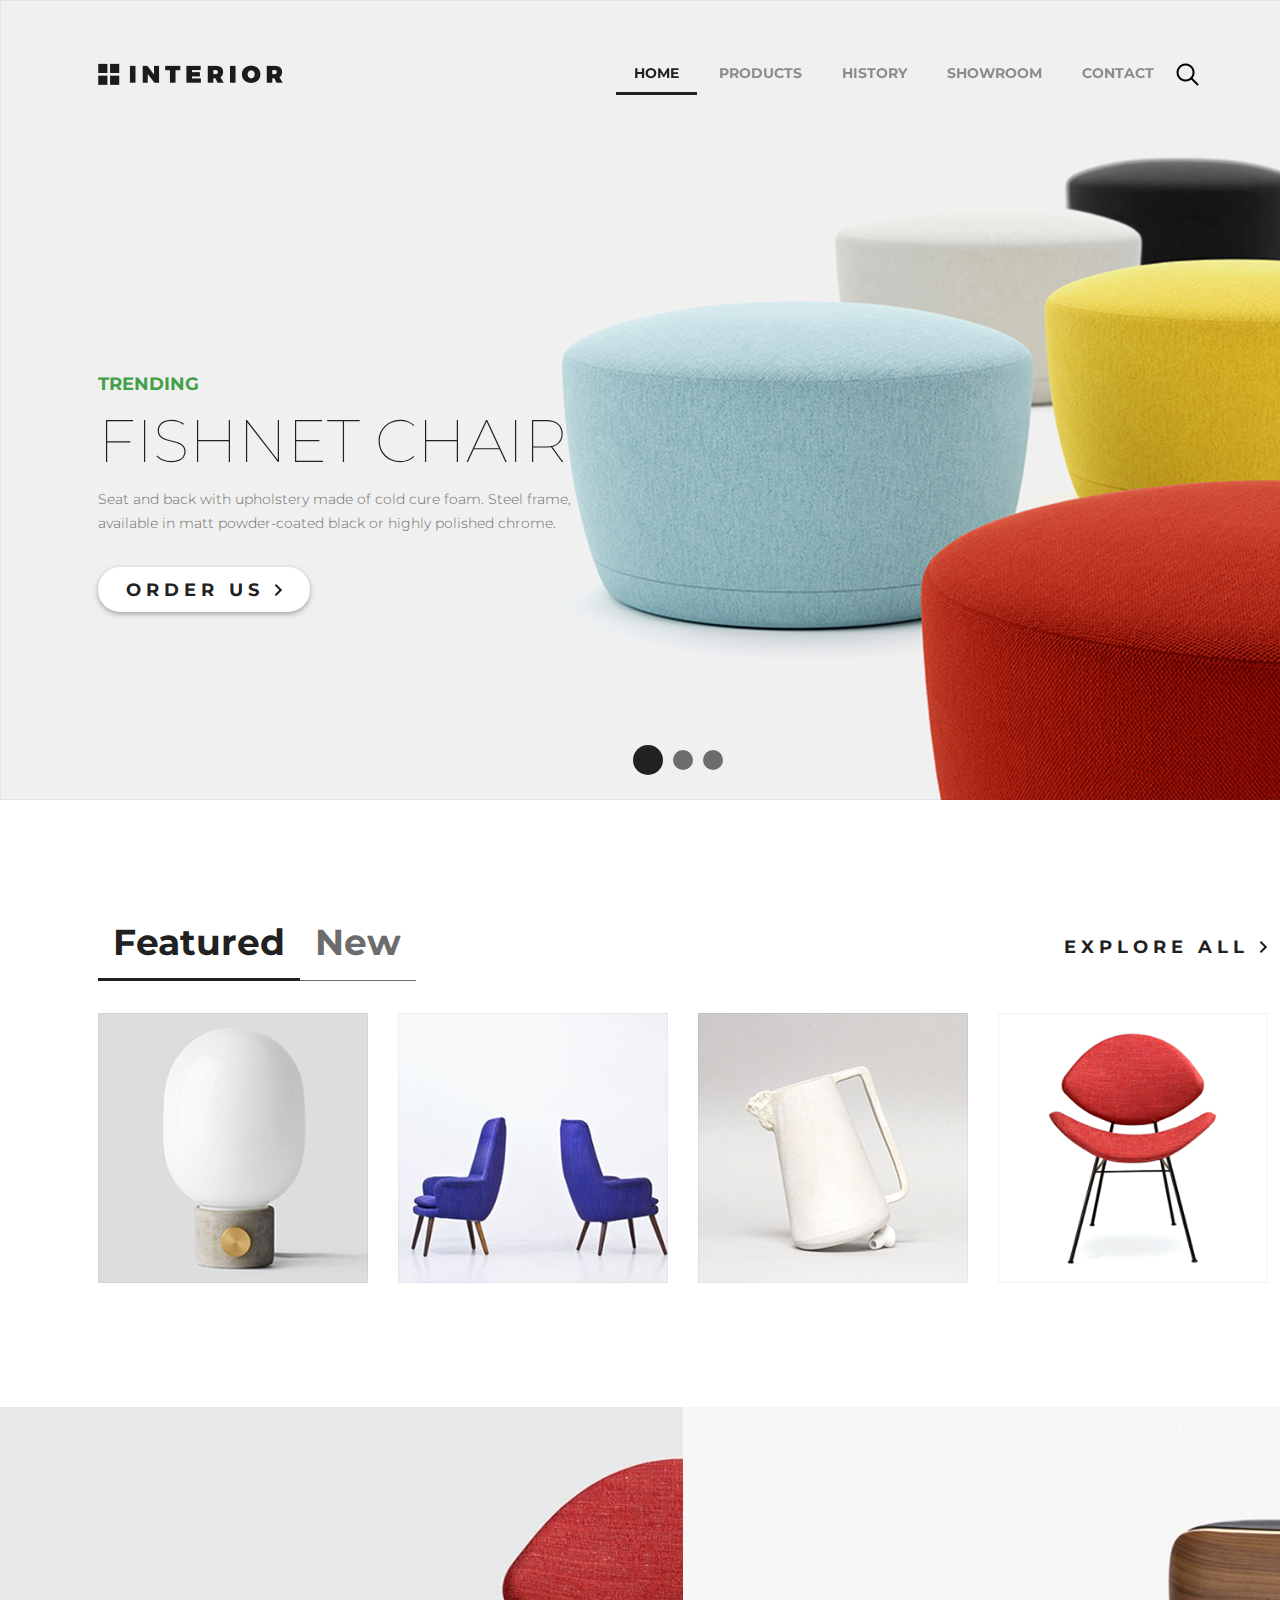
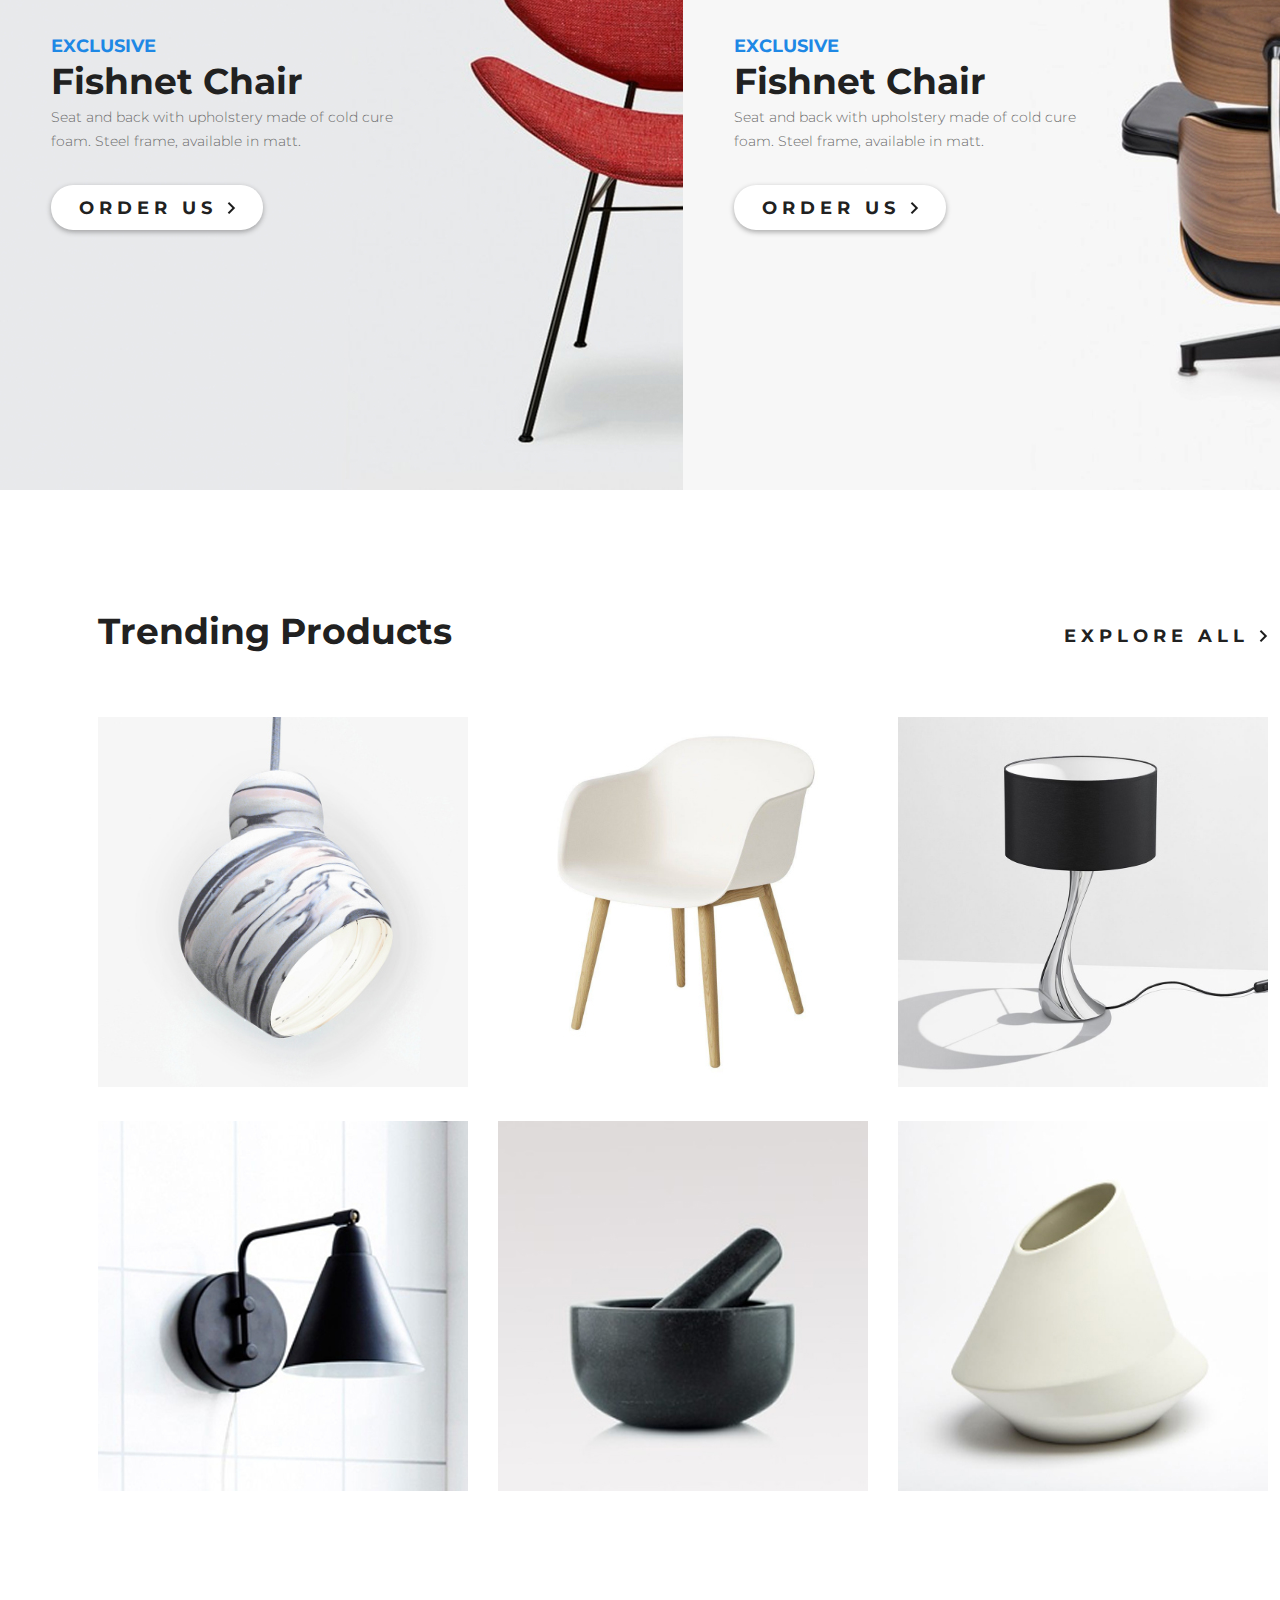
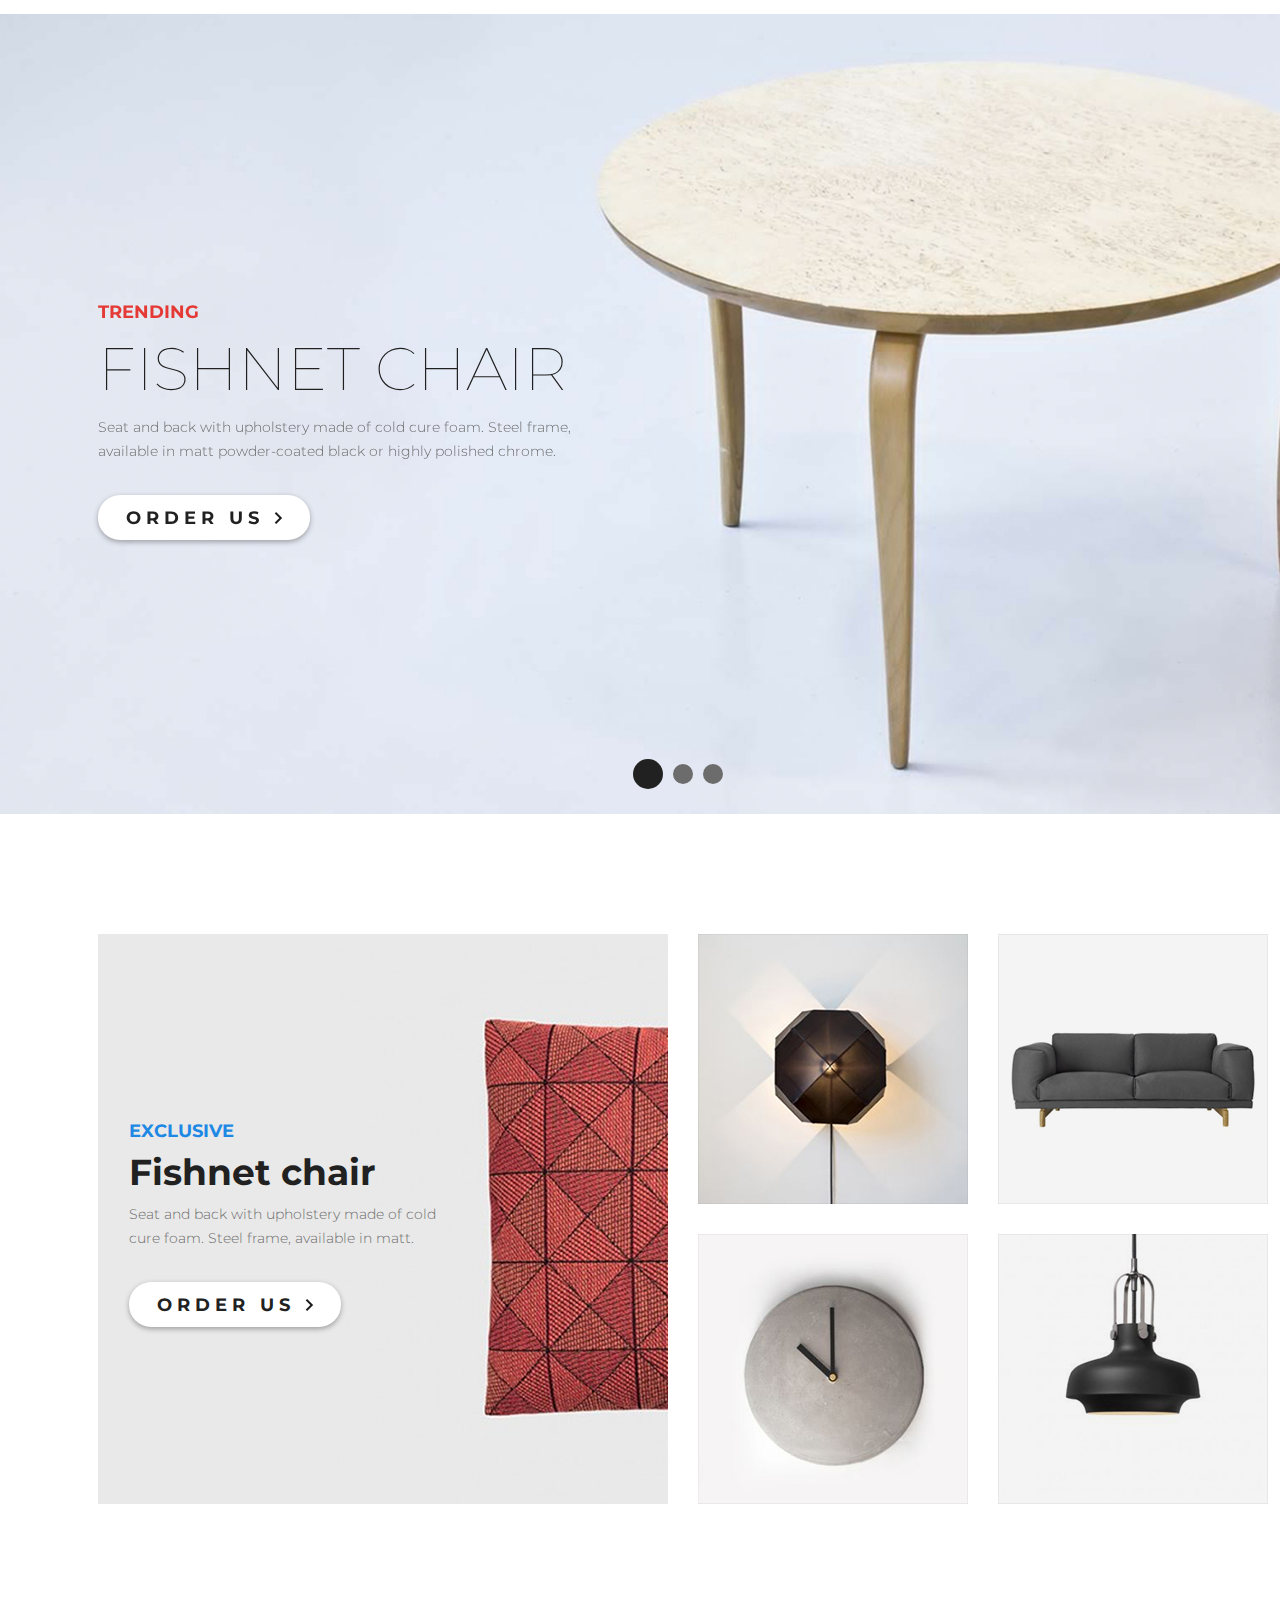
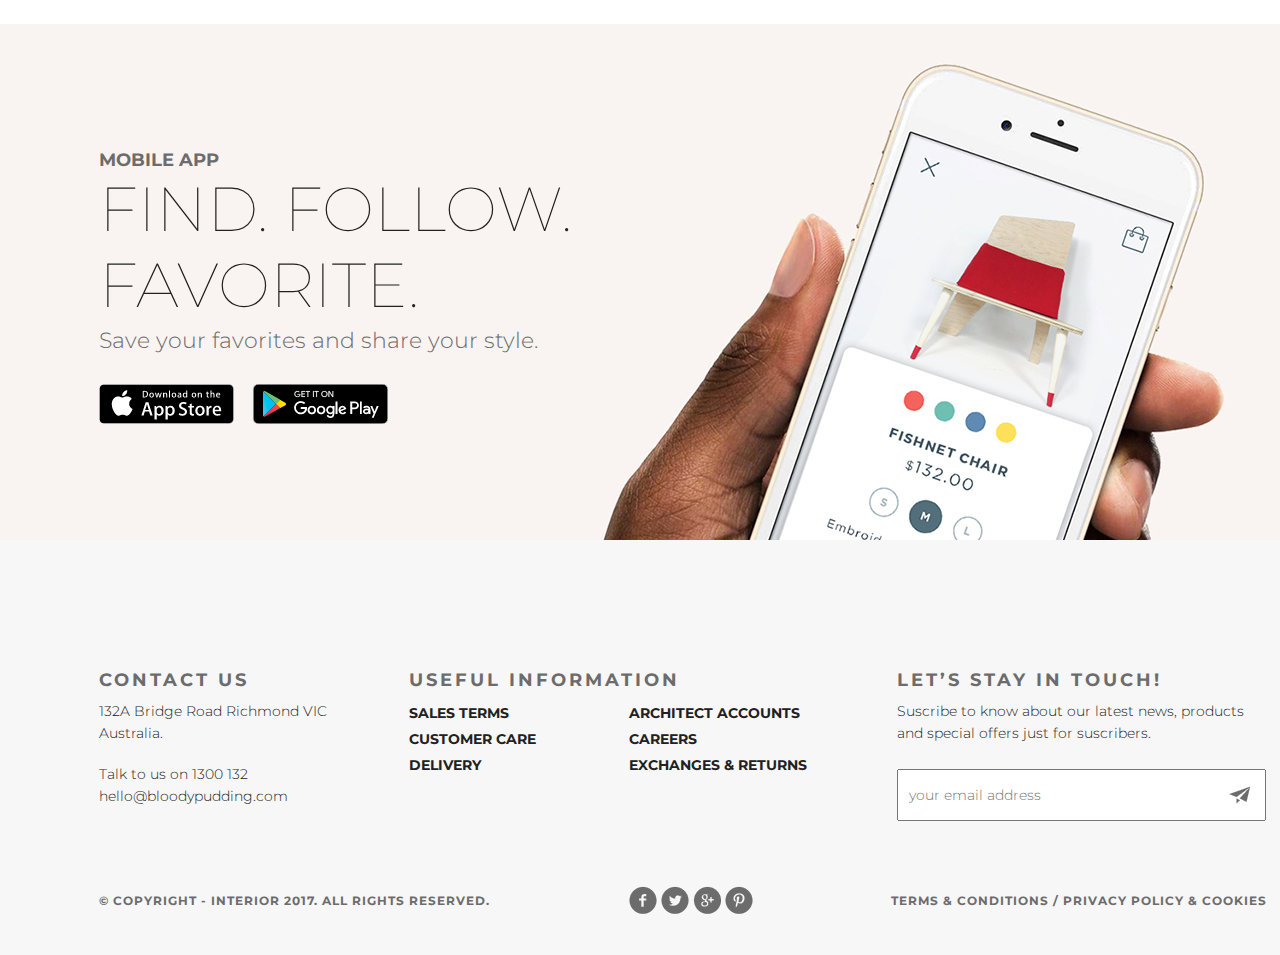
<file: index.html>
<!DOCTYPE html>
<html lang="en">

<head>
	<meta charset="UTF-8">
	<title>INTERIOR Main</title>
	<link rel="stylesheet" href="style/style.css">
</head>

<body>
	<div class="container">
		<header>
			<div class="logo">
				<a href="#"><img src="image/logo.png" alt="INTERIOR">
					<span class="sub_logo"> for Lady Gaga</span>
				</a>
			</div>
			<div class="search">
				<a href="#"><img src="image/search.png" alt="Search"></a>
			</div>
			<nav>
				<ul>
					<li><a href="contact.html">Contact</a></li>
					<li><a href="showroom.html">Showroom</a></li>
					<li><a href="history.html">History</a></li>
					<li><a href="products.html">Products</a></li>
					<li><a href="#" class="menu_active">Home</a></li>
				</ul>
			</nav>
		</header>
		<main>
			<div class="slider_first">
				<div class="carousel">
					<div class="slide-1">
						<div class="slider_text">
							<p class="tag">Trending</p>
							<h1 class="name">Fishnet chair</h1>
							<p class="details">Seat and back with upholstery made of cold cure foam. Steel frame, available in matt powder-coated black or highly polished chrome.</p>
							<a href="deals.html" class="slider_button">Order us <img src="image/arrow.png" alt="Arrow"></a>
						</div>
					</div>
					<div class="slide-2">
						<div class="slider_text">
							<p class="tag">Trending</p>
							<h1 class="name">Fishnet chair</h1>
							<p class="details">Seat and back with upholstery made of cold cure foam. Steel frame, available in matt powder-coated black or highly polished chrome.</p>
							<a href="deals.html" class="slider_button">Order us <img src="image/arrow.png" alt="Arrow"></a>
						</div>
					</div>
					<div class="slide-3">
						<div class="slider_text">
							<p class="tag">Trending</p>
							<h1 class="name">Fishnet chair</h1>
							<p class="details">Seat and back with upholstery made of cold cure foam. Steel frame, available in matt powder-coated black or highly polished chrome.</p>
							<a href="deals.html" class="slider_button">Order us <img src="image/arrow.png" alt="Arrow"></a>
						</div>
					</div>
				</div>
			</div>
			<div class="featured_product">
				<div class="tab_control clearfix">
					<ul>
						<li><a href="#" class="tab_control_active">Featured</a></li>
						<li><a href="#" class="tab_control_not_active">New</a></li>
					</ul>
					<a href="#" class="control_button">Explore all <img src="image/arrow.png" alt="Arrow"></a>
				</div>
				<div class="tab_content clearfix">
					<div class="product">
						<a href="deals.html"><img src="image/product-1.jpg" alt="Product">
							<div class="product_hover">
								<div class="product_button">
									<img src="image/arrow.png" alt="Arrow">
								</div>
								<span>Fishnet Chair</span>
								<p>Seat and back with upholstery made of cold cure foam.</p>
							</div>
						</a>
					</div>
					<div class="product">
						<a href="deals.html"><img src="image/product-2.jpg" alt="Product">
							<div class="product_hover">
								<div class="product_button">
									<img src="image/arrow.png" alt="Arrow">
								</div>
								<span>Fishnet Chair</span>
								<p>Seat and back with upholstery made of cold cure foam.</p>
							</div>
						</a>
					</div>
					<div class="product">
						<a href="deals.html"><img src="image/product-3.jpg" alt="Product">
							<div class="product_hover">
								<div class="product_button">
									<img src="image/arrow.png" alt="Arrow">
								</div>
								<span>Fishnet Chair</span>
								<p>Seat and back with upholstery made of cold cure foam.</p>
							</div>
						</a>
					</div>
					<div class="product">
						<a href="deals.html"><img src="image/product-4.jpg" alt="Product">
							<div class="product_hover">
								<div class="product_button">
									<img src="image/arrow.png" alt="Arrow">
								</div>
								<span>Fishnet Chair</span>
								<p>Seat and back with upholstery made of cold cure foam.</p>
							</div>
						</a>
					</div>
				</div>
			</div>
			<div class="promo_product clearfix">
				<div class="promo_content_first">
					<div class="promo_content">
						<p class="tag">Exclusive</p>
						<h1 class="name">Fishnet chair</h1>
						<p class="details">Seat and back with upholstery made of cold cure foam. Steel frame, available in matt.</p>
						<a href="deals.html" class="slider_button">Order us <img src="image/arrow.png" alt="Arrow"></a>
					</div>
				</div>
				<div class="promo_content_second">
					<div class="promo_content">
						<p class="tag">Exclusive</p>
						<h1 class="name">Fishnet chair</h1>
						<p class="details">Seat and back with upholstery made of cold cure foam. Steel frame, available in matt.</p>
						<a href="deals.html" class="slider_button">Order us <img src="image/arrow.png" alt="Arrow"></a>
					</div>
				</div>
			</div>
			<div class="trending_products clearfix">
				<div class="trending_title">
					<span>Trending products</span>
					<a href="#" class="control_button">Explore all <img src="image/arrow.png" alt="Arrow"></a>
				</div>
				<div class="trending_box">
					<div class="trending_product">
						<a href="#"><img src="image/product-11.jpg" alt="Product">
							<div class="trending_product_hover">
								<div class="trending_product_button">
									<img src="image/arrow.png" alt="Arrow">
								</div>
								<span>Fishnet Chair</span>
								<p>Seat and back with upholstery made of cold cure foam. Steel frame, available in matt powder-coated black or highly polished chrome.</p>
							</div>
						</a>
					</div>
					<div class="trending_product">
						<a href="#"><img src="image/product-21.jpg" alt="Product">
							<div class="trending_product_hover">
								<div class="trending_product_button">
									<img src="image/arrow.png" alt="Arrow">
								</div>
								<span>Fishnet Chair</span>
								<p>Seat and back with upholstery made of cold cure foam. Steel frame, available in matt powder-coated black or highly polished chrome.</p>
							</div>
						</a>
					</div>
					<div class="trending_product">
						<a href="#"><img src="image/product-31.jpg" alt="Product">
							<div class="trending_product_hover">
								<div class="trending_product_button">
									<img src="image/arrow.png" alt="Arrow">
								</div>
								<span>Fishnet Chair</span>
								<p>Seat and back with upholstery made of cold cure foam. Steel frame, available in matt powder-coated black or highly polished chrome.</p>
							</div>
						</a>
					</div>
					<div class="trending_product">
						<a href="#"><img src="image/product-41.jpg" alt="Product">
							<div class="trending_product_hover">
								<div class="trending_product_button">
									<img src="image/arrow.png" alt="Arrow">
								</div>
								<span>Fishnet Chair</span>
								<p>Seat and back with upholstery made of cold cure foam. Steel frame, available in matt powder-coated black or highly polished chrome.</p>
							</div>
						</a>
					</div>
					<div class="trending_product">
						<a href="#"><img src="image/product-51.jpg" alt="Product">
							<div class="trending_product_hover">
								<div class="trending_product_button">
									<img src="image/arrow.png" alt="Arrow">
								</div>
								<span>Fishnet Chair</span>
								<p>Seat and back with upholstery made of cold cure foam. Steel frame, available in matt powder-coated black or highly polished chrome.</p>
							</div>
						</a>
					</div>
					<div class="trending_product">
						<a href="#"><img src="image/product-61.jpg" alt="Product">
							<div class="trending_product_hover">
								<div class="trending_product_button">
									<img src="image/arrow.png" alt="Arrow">
								</div>
								<span>Fishnet Chair</span>
								<p>Seat and back with upholstery made of cold cure foam. Steel frame, available in matt powder-coated black or highly polished chrome.</p>
							</div>
						</a>
					</div>
				</div>
			</div>
			<div class="slider_second">
				<div class="carousel">
					<div class="slide-1">
						<div class="slider_text">
							<p class="tag">Trending</p>
							<h1 class="name">Fishnet chair</h1>
							<p class="details">Seat and back with upholstery made of cold cure foam. Steel frame, available in matt powder-coated black or highly polished chrome.</p>
							<a href="draft.html" class="slider_button">Order us <img src="image/arrow.png" alt="Arrow"></a>
						</div>
					</div>
					<div class="slide-2">
						<div class="slider_text">
							<p class="tag">Trending</p>
							<h1 class="name">Fishnet chair</h1>
							<p class="details">Seat and back with upholstery made of cold cure foam. Steel frame, available in matt powder-coated black or highly polished chrome.</p>
							<a href="draft.html" class="slider_button">Order us <img src="image/arrow.png" alt="Arrow"></a>
						</div>
					</div>
					<div class="slide-3">
						<div class="slider_text">
							<p class="tag">Trending</p>
							<h1 class="name">Fishnet chair</h1>
							<p class="details">Seat and back with upholstery made of cold cure foam. Steel frame, available in matt powder-coated black or highly polished chrome.</p>
							<a href="draft.html" class="slider_button">Order us <img src="image/arrow.png" alt="Arrow"></a>
						</div>
					</div>
				</div>
			</div>
			<div class="exclusive_product clearfix">
				<div class="exclusive_product_main">
					<div class="exclusive_product_content">
						<p class="tag">Exclusive</p>
						<h1 class="name">Fishnet chair</h1>
						<p class="details">Seat and back with upholstery made of cold cure foam. Steel frame, available in matt.</p>
						<a href="#" class="slider_button">Order us <img src="image/arrow.png" alt="Arrow"></a>
					</div>
				</div>
				<div class="exclusive_product_box">
					<div class="exclusive_product_item">
						<a href="#"><img src="image/product-2-sm.jpg" alt="Product">
							<div class="exclusive_product_hover">
								<div class="exclusive_product_button">
									<img src="image/arrow.png" alt="Arrow">
								</div>
								<span>Fishnet Chair</span>
								<p>Seat and back with upholstery made of cold cure foam.</p>
							</div>
						</a>
					</div>
					<div class="exclusive_product_item">
						<a href="#"><img src="image/product-3-sm.jpg" alt="Product">
							<div class="exclusive_product_hover">
								<div class="exclusive_product_button">
									<img src="image/arrow.png" alt="Arrow">
								</div>
								<span>Fishnet Chair</span>
								<p>Seat and back with upholstery made of cold cure foam.</p>
							</div>
						</a>
					</div>
					<div class="exclusive_product_item">
						<a href="#"><img src="image/product-4-sm.jpg" alt="Product">
							<div class="exclusive_product_hover">
								<div class="exclusive_product_button">
									<img src="image/arrow.png" alt="Arrow">
								</div>
								<span>Fishnet Chair</span>
								<p>Seat and back with upholstery made of cold cure foam.</p>
							</div>
						</a>
					</div>
					<div class="exclusive_product_item">
						<a href="#"><img src="image/product-5-sm.jpg" alt="Product">
							<div class="exclusive_product_hover">
								<div class="exclusive_product_button">
									<img src="image/arrow.png" alt="Arrow">
								</div>
								<span>Fishnet Chair</span>
								<p>Seat and back with upholstery made of cold cure foam.</p>
							</div>
						</a>
					</div>
				</div>
			</div>
			<div class="mobile_app">
				<div class="mobile_app_content">
					<p class="tag">Mobile app</p>
					<h1 class="name">Find. Follow. Favorite.</h1>
					<p class="details">Save your favorites and share your style.</p>
					<a href="#"><img src="image/app-store.png" alt="App Store"></a>
					<a href="#"><img src="image/google-play.png" alt="Google Play"></a>
				</div>
			</div>
		</main>
		<footer>
			<div class="contact">
				<p class="tag">Contact Us</p>
				<p class="details">132A Bridge Road Richmond VIC Australia.</p><br>
				<p class="details">Talk to us on 1300 132 <a href="mailto:hello@bloodypudding.com">hello@bloodypudding.com</a></p>
			</div>
			<div class="info">
				<p class="tag">Useful Information</p>
				<div class="details_left">
					<p><a href="#">Sales terms</a></p>
					<p><a href="#">Customer care</a></p>
					<p><a href="#">Delivery</a></p>
				</div>
				<div class="details_right">
					<p><a href="#">Architect accounts</a></p>
					<p><a href="#">Careers</a></p>
					<p><a href="#">Exchanges &amp; returns</a></p>
				</div>
			</div>
			<div class="subscribe">
				<p class="tag">Let’s Stay in Touch!</p>
				<p class="details">Suscribe to know about our latest news, products and special offers just for suscribers.</p>
				<form action="#">
					<input type="email" placeholder="your email address">
					<button type="submit"><img src="image/paperplane.png" alt="Send"></button>
				</form>
			</div>
			<div class="bottom">
				<span class="copyright">
					&copy; Copyright - INTERIOR 2017. All Rights Reserved.
				</span>
				<div class="social">
					<a href="#"><img src="image/social-links-1.png" alt="Social">
					</a>
					<a href="#"><img src="image/social-links-2.png" alt="Social">
					</a>
					<a href="#"><img src="image/social-links-3.png" alt="Social">
					</a>
					<a href="#"><img src="image/social-links-4.png" alt="Social">
					</a>
				</div>
				<span class="terms">
					<a href="#">Terms &amp; Conditions</a>  /  <a href="#">Privacy policy &amp; Cookies</a>
				</span>
			</div>
		</footer>
	</div>
	<script src="https://code.jquery.com/jquery-2.2.4.min.js"></script>
	<script src="js/owl.carousel.min.js"></script>
	<script src="js/carousel.js"></script>
</body>

</html>
</file>
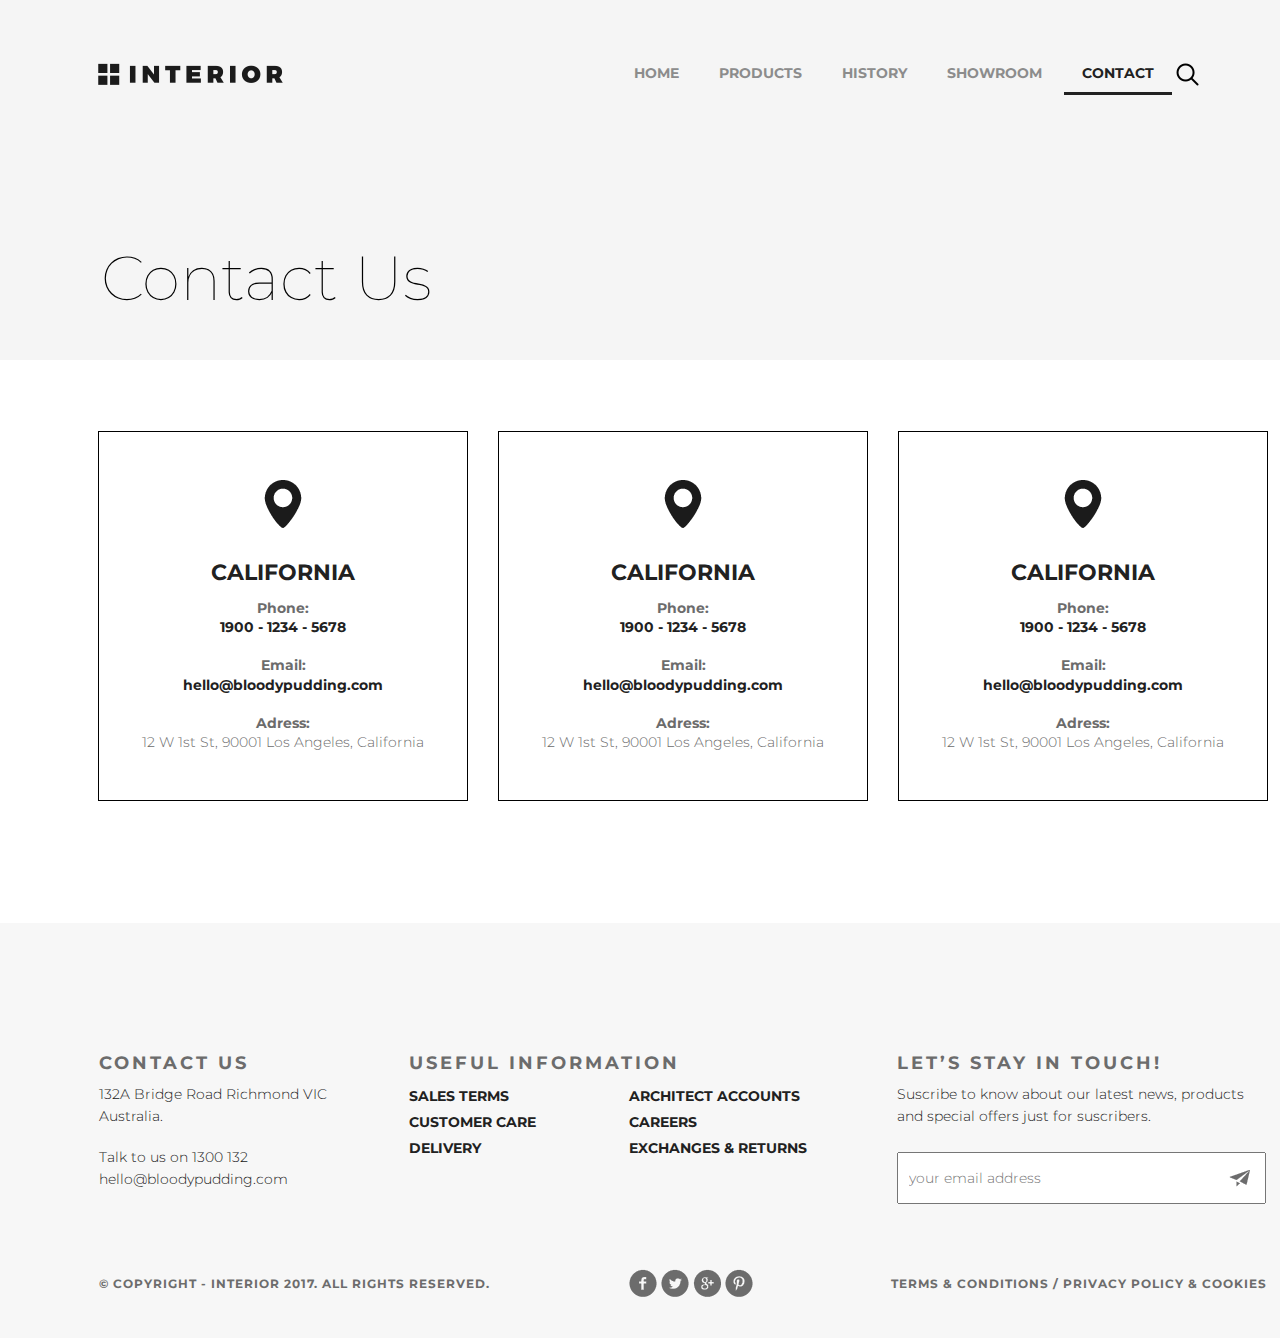
<file: contact.html>
<!DOCTYPE html>
<html lang="en">

<head>
	<meta charset="UTF-8">
	<title>INTERIOR Contact</title>
	<link rel="stylesheet" href="style/style.css">
</head>

<body>
	<div class="container">
		<header>
			<div class="logo">
				<a href="index.html"><img src="image/logo.png" alt="INTERIOR">
					<span class="sub_logo"> for Lady Gaga</span>
				</a>
			</div>
			<div class="search">
				<a href="#"><img src="image/search.png" alt="Search"></a>
			</div>
			<nav>
				<ul>
					<li><a href="#" class="menu_active">Contact</a></li>
					<li><a href="showroom.html">Showroom</a></li>
					<li><a href="history.html">History</a></li>
					<li><a href="products.html">Products</a></li>
					<li><a href="index.html">Home</a></li>
				</ul>
			</nav>
		</header>
		<main>
			<div class="contact_content">
				<span>Contact us</span>
			</div>
			<div class="map_block">
				<div class="map">
					<iframe src="https://www.google.com/maps/embed?pb=!1m18!1m12!1m3!1d3305.673483593914!2d-118.24559808433133!3d34.05224588060587!2m3!1f0!2f0!3f0!3m2!1i1024!2i768!4f13.1!3m3!1m2!1s0x80c2c648d4127d29%3A0xfbd425ff5489637c!2zMTIgVyAxc3QgU3QsIExvcyBBbmdlbGVzLCBDQSA5MDAxMiwg0KHQqNCQ!5e0!3m2!1sru!2sru!4v1503443538654"></iframe>
					<div class="map_hover">
						<img src="image/map-tag.png" alt="Map tag">
						<span>California</span>
						<p class="tag">Phone:</p>
						<p class="phone_number">1900 - 1234 - 5678</p><br>
						<p class="tag">Email:</p>
						<a href="mailto:hello@bloodypudding.com">hello@bloodypudding.com</a><br><br>
						<p class="tag">Adress:</p>
						<p>12 W 1st St, 90001 Los Angeles, California</p>
					</div>
				</div>
				<div class="map">
					<iframe src="https://www.google.com/maps/embed?pb=!1m18!1m12!1m3!1d3305.673483593914!2d-118.24559808433133!3d34.05224588060587!2m3!1f0!2f0!3f0!3m2!1i1024!2i768!4f13.1!3m3!1m2!1s0x80c2c648d4127d29%3A0xfbd425ff5489637c!2zMTIgVyAxc3QgU3QsIExvcyBBbmdlbGVzLCBDQSA5MDAxMiwg0KHQqNCQ!5e0!3m2!1sru!2sru!4v1503443538654"></iframe>
					<div class="map_hover">
						<img src="image/map-tag.png" alt="Map tag">
						<span>California</span>
						<p class="tag">Phone:</p>
						<p class="phone_number">1900 - 1234 - 5678</p><br>
						<p class="tag">Email:</p>
						<a href="mailto:hello@bloodypudding.com">hello@bloodypudding.com</a><br><br>
						<p class="tag">Adress:</p>
						<p>12 W 1st St, 90001 Los Angeles, California</p>
					</div>
				</div>
				<div class="map">
					<iframe src="https://www.google.com/maps/embed?pb=!1m18!1m12!1m3!1d3305.673483593914!2d-118.24559808433133!3d34.05224588060587!2m3!1f0!2f0!3f0!3m2!1i1024!2i768!4f13.1!3m3!1m2!1s0x80c2c648d4127d29%3A0xfbd425ff5489637c!2zMTIgVyAxc3QgU3QsIExvcyBBbmdlbGVzLCBDQSA5MDAxMiwg0KHQqNCQ!5e0!3m2!1sru!2sru!4v1503443538654"></iframe>
					<div class="map_hover">
						<img src="image/map-tag.png" alt="Map tag">
						<span>California</span>
						<p class="tag">Phone:</p>
						<p class="phone_number">1900 - 1234 - 5678</p><br>
						<p class="tag">Email:</p>
						<a href="mailto:hello@bloodypudding.com">hello@bloodypudding.com</a><br><br>
						<p class="tag">Adress:</p>
						<p>12 W 1st St, 90001 Los Angeles, California</p>
					</div>
				</div>
			</div>
		</main>
		<footer>
			<div class="contact">
				<p class="tag">Contact Us</p>
				<p class="details">132A Bridge Road Richmond VIC Australia.</p><br>
				<p class="details">Talk to us on 1300 132 <a href="mailto:hello@bloodypudding.com">hello@bloodypudding.com</a></p>
			</div>
			<div class="info">
				<p class="tag">Useful Information</p>
				<div class="details_left">
					<p><a href="#">Sales terms</a></p>
					<p><a href="#">Customer care</a></p>
					<p><a href="#">Delivery</a></p>
				</div>
				<div class="details_right">
					<p><a href="#">Architect accounts</a></p>
					<p><a href="#">Careers</a></p>
					<p><a href="#">Exchanges &amp; returns</a></p>
				</div>
			</div>
			<div class="subscribe">
				<p class="tag">Let’s Stay in Touch!</p>
				<p class="details">Suscribe to know about our latest news, products and special offers just for suscribers.</p>
				<form action="#">
					<input type="email" placeholder="your email address">
					<button type="submit"><img src="image/paperplane.png" alt="Send"></button>
				</form>
			</div>
			<div class="bottom">
				<span class="copyright">
					&copy; Copyright - INTERIOR 2017. All Rights Reserved.
				</span>
				<div class="social">
					<a href="#"><img src="image/social-links-1.png" alt="Social">
					</a>
					<a href="#"><img src="image/social-links-2.png" alt="Social">
					</a>
					<a href="#"><img src="image/social-links-3.png" alt="Social">
					</a>
					<a href="#"><img src="image/social-links-4.png" alt="Social">
					</a>
				</div>
				<span class="terms">
					<a href="#">Terms &amp; Conditions</a>  /  <a href="#">Privacy policy &amp; Cookies</a>
				</span>
			</div>
		</footer>
	</div>
</body>

</html>
</file>
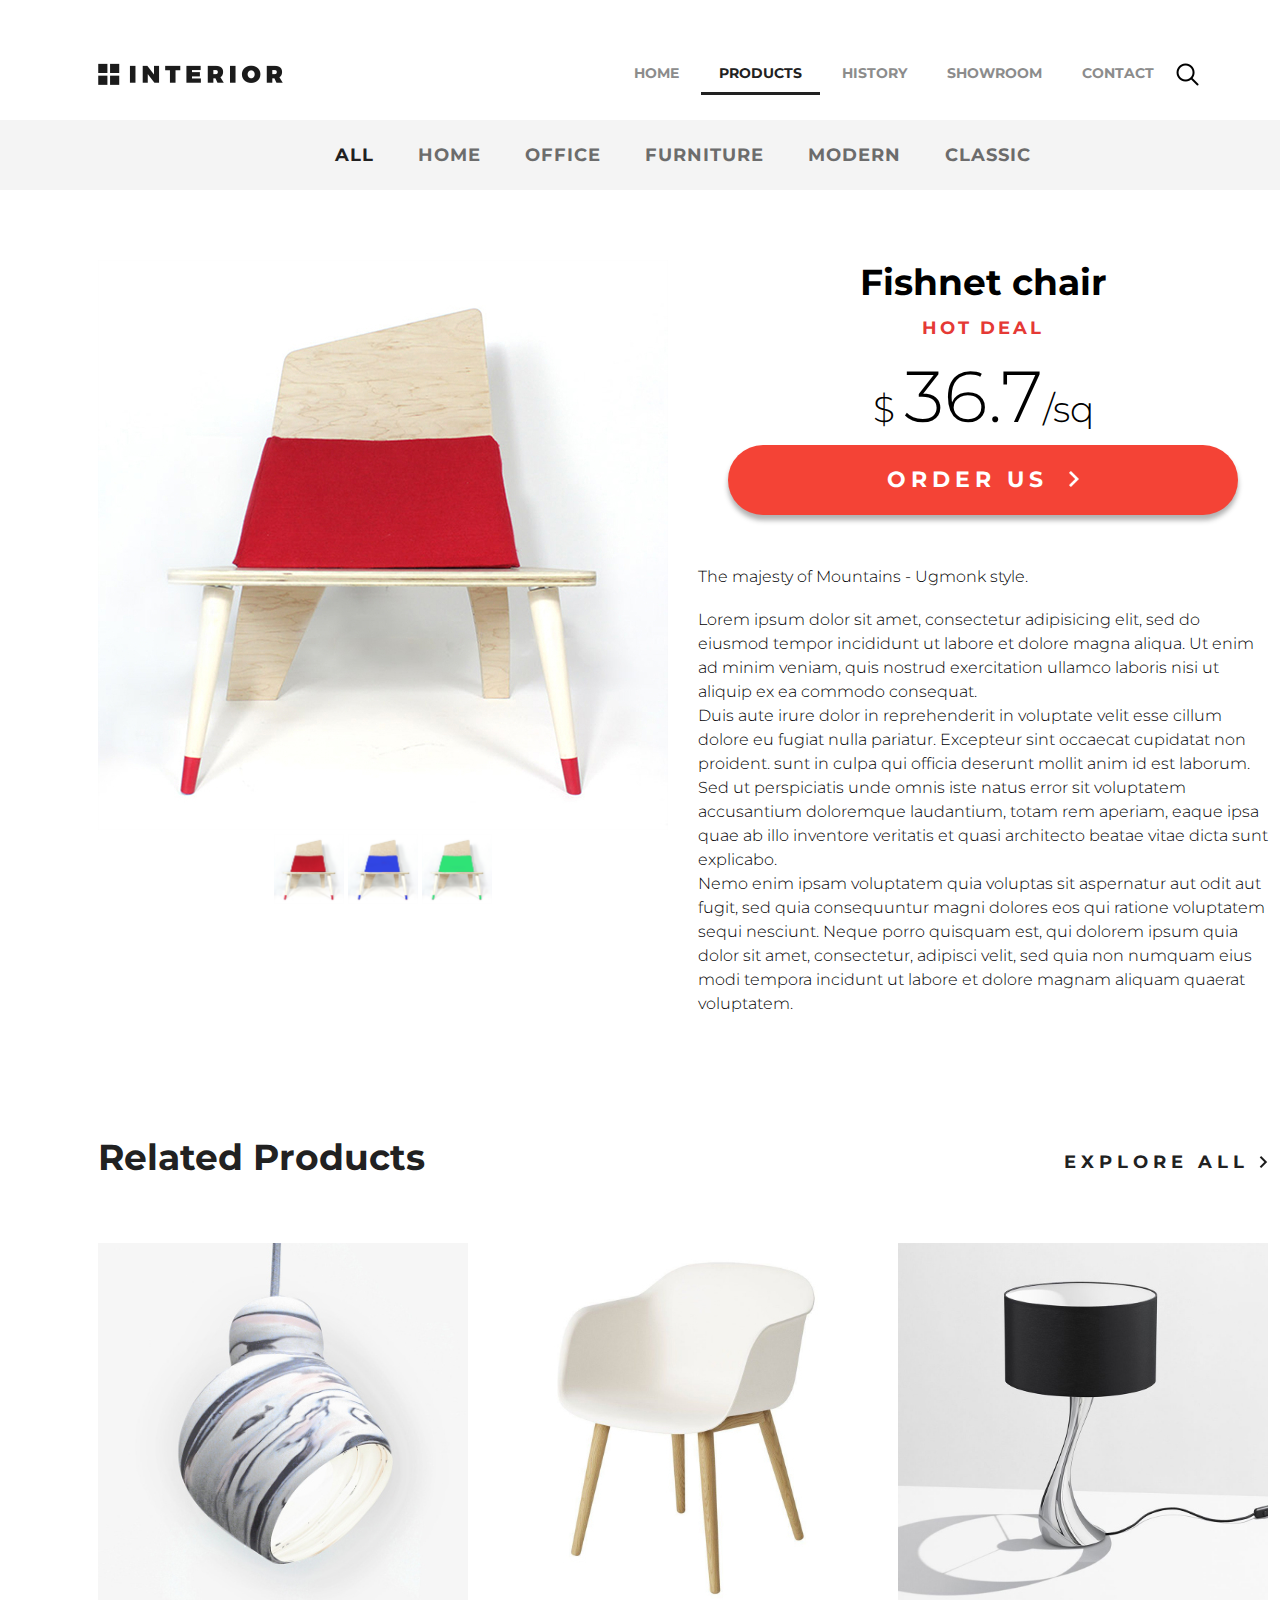
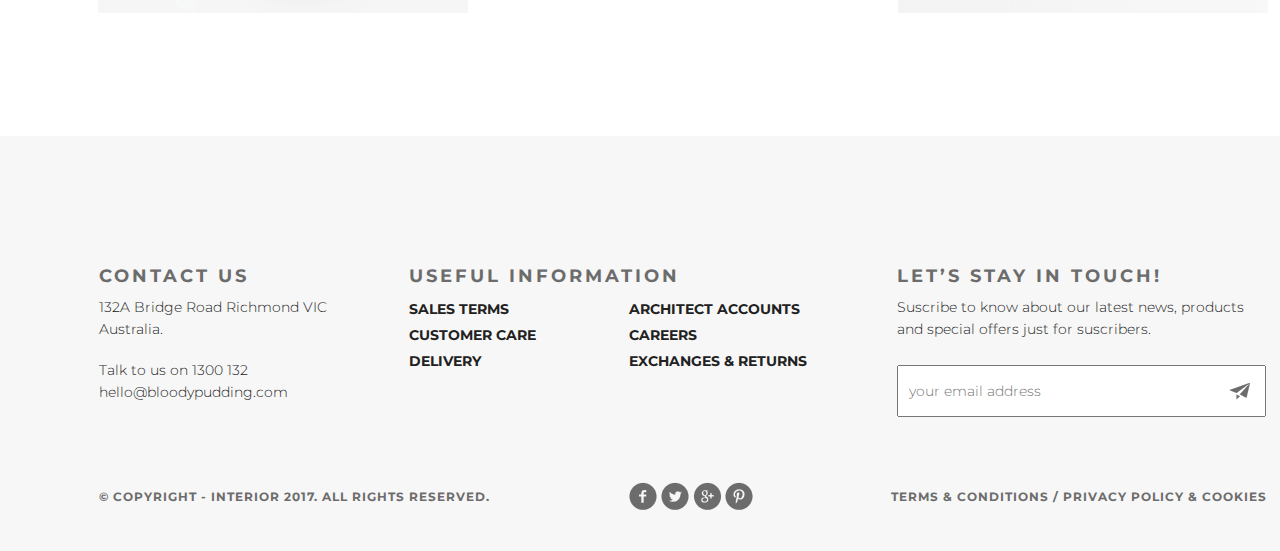
<file: deals.html>
<!DOCTYPE html>
<html lang="en">

<head>
	<meta charset="UTF-8">
	<title>INTERIOR Deals</title>
	<link rel="stylesheet" href="style/style.css">
</head>

<body>
	<div class="container">
		<header>
			<div class="block">
				<div class="logo">
					<a href="index.html"><img src="image/logo.png" alt="INTERIOR">
						<span class="sub_logo"> for Lady Gaga</span>
					</a>
				</div>
				<div class="search">
					<a href="#"><img src="image/search.png" alt="Search"></a>
				</div>
				<nav>
					<ul>
						<li><a href="contact.html">Contact</a></li>
						<li><a href="showroom.html">Showroom</a></li>
						<li><a href="history.html">History</a></li>
						<li><a href="products.html" class="menu_active">Products</a></li>
						<li><a href="index.html">Home</a></li>
					</ul>
				</nav>
			</div>
		</header>
		<main>
			<div class="deals_content"></div>
			<div class="sub_menu">
				<ul>
					<li><a href="#" class="active">All</a></li>
					<li><a href="#">Home</a></li>
					<li><a href="#">Office</a></li>
					<li><a href="#">Furniture</a></li>
					<li><a href="#">Modern</a></li>
					<li><a href="#">Classic</a></li>
				</ul>
			</div>
			<div class="product_details clearfix">
				<div class="product_slider">
					<img src="image/slider1.jpg" alt="Nice chair">
					<div class="product_slider_alt">
						<a href="#"><img src="image/slider1.jpg" alt="Nice chair"></a>
						<a href="#"><img src="image/slider2.jpg" alt="Nice chair"></a>
						<a href="#"><img src="image/slider3.jpg" alt="Nice chair"></a>
					</div>
				</div>
				<div class="product_info">
					<h1 class="name">Fishnet chair</h1>
					<p class="tag">Hot deal</p>
					<p class="price">$ <span>36.7</span>/sq</p>
					<a href="#" class="slider_button">Order us <img src="image/arrow-white.png" alt="Arrow"></a>
					<p class="details">The majesty of Mountains - Ugmonk style.</p><br>
					<p class="details">Lorem ipsum dolor sit amet, consectetur adipisicing elit, sed do eiusmod tempor incididunt ut labore et dolore magna aliqua. Ut enim ad minim veniam, quis nostrud exercitation ullamco laboris nisi ut aliquip ex ea commodo consequat.</p>
					<p class="details">Duis aute irure dolor in reprehenderit in voluptate velit esse cillum dolore eu fugiat nulla pariatur. Excepteur sint occaecat cupidatat non proident. sunt in culpa qui officia deserunt mollit anim id est laborum. Sed ut perspiciatis unde omnis iste natus error sit voluptatem accusantium doloremque laudantium, totam rem aperiam, eaque ipsa quae ab illo inventore veritatis et quasi architecto beatae vitae dicta sunt explicabo.</p>
					<p class="details">Nemo enim ipsam voluptatem quia voluptas sit aspernatur aut odit aut fugit, sed quia consequuntur magni dolores eos qui ratione voluptatem sequi nesciunt. Neque porro quisquam est, qui dolorem ipsum quia dolor sit amet, consectetur, adipisci velit, sed quia non numquam eius modi tempora incidunt ut labore et dolore magnam aliquam quaerat voluptatem.</p>
				</div>
			</div>
			<div class="trending_products clearfix">
				<div class="trending_title">
					<span>Related products</span>
					<a href="#" class="control_button">Explore all <img src="image/arrow.png" alt="Arrow"></a>
				</div>
				<div class="trending_box">
					<div class="trending_product">
						<a href="#"><img src="image/product-11.jpg" alt="Product">
							<div class="trending_product_hover">
								<div class="trending_product_button">
									<img src="image/arrow.png" alt="Arrow">
								</div>
								<span>Fishnet Chair</span>
								<p>Seat and back with upholstery made of cold cure foam. Steel frame, available in matt powder-coated black or highly polished chrome.</p>
							</div>
						</a>
					</div>
					<div class="trending_product">
						<a href="#"><img src="image/product-21.jpg" alt="Product">
							<div class="trending_product_hover">
								<div class="trending_product_button">
									<img src="image/arrow.png" alt="Arrow">
								</div>
								<span>Fishnet Chair</span>
								<p>Seat and back with upholstery made of cold cure foam. Steel frame, available in matt powder-coated black or highly polished chrome.</p>
							</div>
						</a>
					</div>
					<div class="trending_product">
						<a href="#"><img src="image/product-31.jpg" alt="Product">
							<div class="trending_product_hover">
								<div class="trending_product_button">
									<img src="image/arrow.png" alt="Arrow">
								</div>
								<span>Fishnet Chair</span>
								<p>Seat and back with upholstery made of cold cure foam. Steel frame, available in matt powder-coated black or highly polished chrome.</p>
							</div>
						</a>
					</div>
				</div>
			</div>
		</main>
		<footer>
			<div class="contact">
				<p class="tag">Contact Us</p>
				<p class="details">132A Bridge Road Richmond VIC Australia.</p><br>
				<p class="details">Talk to us on 1300 132 <a href="mailto:hello@bloodypudding.com">hello@bloodypudding.com</a></p>
			</div>
			<div class="info">
				<p class="tag">Useful Information</p>
				<div class="details_left">
					<p><a href="#">Sales terms</a></p>
					<p><a href="#">Customer care</a></p>
					<p><a href="#">Delivery</a></p>
				</div>
				<div class="details_right">
					<p><a href="#">Architect accounts</a></p>
					<p><a href="#">Careers</a></p>
					<p><a href="#">Exchanges &amp; returns</a></p>
				</div>
			</div>
			<div class="subscribe">
				<p class="tag">Let’s Stay in Touch!</p>
				<p class="details">Suscribe to know about our latest news, products and special offers just for suscribers.</p>
				<form action="#">
					<input type="email" placeholder="your email address">
					<button type="submit"><img src="image/paperplane.png" alt="Send"></button>
				</form>
			</div>
			<div class="bottom">
				<span class="copyright">
					&copy; Copyright - INTERIOR 2017. All Rights Reserved.
				</span>
				<div class="social">
					<a href="#"><img src="image/social-links-1.png" alt="Social">
					</a>
					<a href="#"><img src="image/social-links-2.png" alt="Social">
					</a>
					<a href="#"><img src="image/social-links-3.png" alt="Social">
					</a>
					<a href="#"><img src="image/social-links-4.png" alt="Social">
					</a>
				</div>
				<span class="terms">
					<a href="#">Terms &amp; Conditions</a>  /  <a href="#">Privacy policy &amp; Cookies</a>
				</span>
			</div>
		</footer>
	</div>
</body>

</html>
</file>
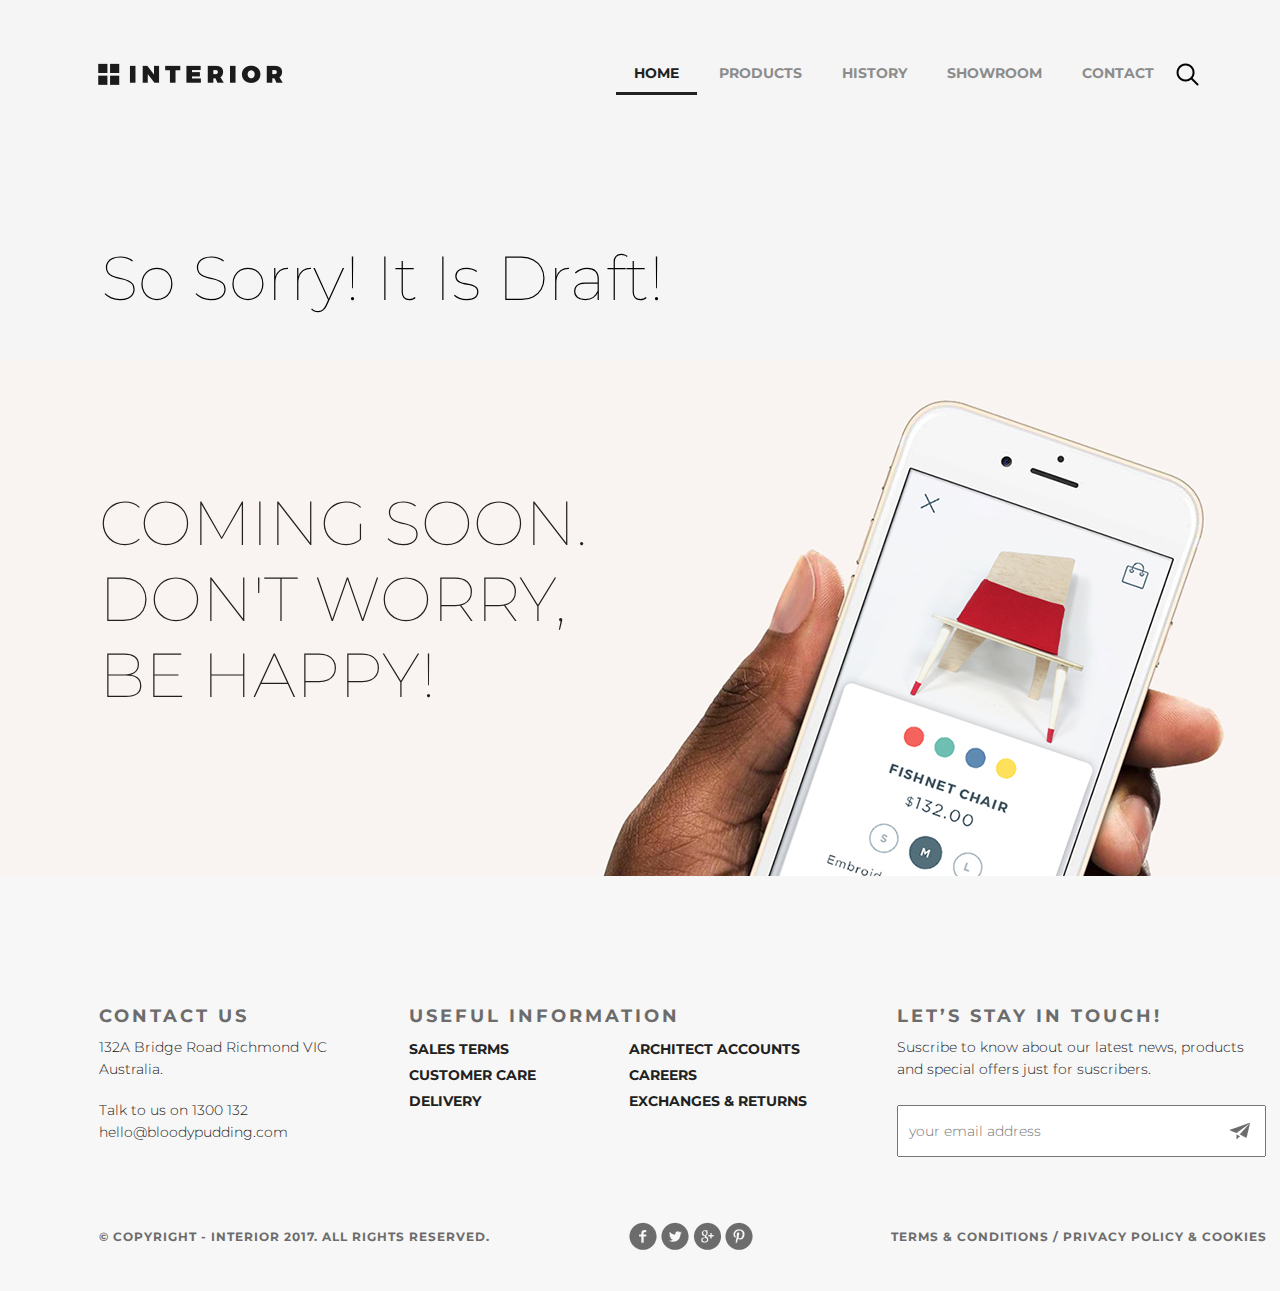
<file: draft.html>
<!DOCTYPE html>
<html lang="en">

<head>
	<meta charset="UTF-8">
	<title>INTERIOR Draft</title>
	<link rel="stylesheet" href="style/style.css">
</head>

<body>
	<div class="container">
		<header>
			<div class="logo">
				<a href="index.html"><img src="image/logo.png" alt="INTERIOR">
					<span class="sub_logo"> for Lady Gaga</span>
				</a>
			</div>
			<div class="search">
				<a href="#"><img src="image/search.png" alt="Search"></a>
			</div>
			<nav>
				<ul>
					<li><a href="contact.html">Contact</a></li>
					<li><a href="showroom.html">Showroom</a></li>
					<li><a href="history.html">History</a></li>
					<li><a href="products.html">Products</a></li>
					<li><a href="index.html" class="menu_active">Home</a></li>
				</ul>
			</nav>
		</header>
		<main>
			<div class="contact_content">
				<span>So sorry! It is Draft!</span>
			</div>
			<div class="mobile_app">
				<div class="mobile_app_content">
					<h1 class="name">Coming soon. Don't worry, be happy!</h1>
				</div>
			</div>
		</main>
		<footer>
			<div class="contact">
				<p class="tag">Contact Us</p>
				<p class="details">132A Bridge Road Richmond VIC Australia.</p><br>
				<p class="details">Talk to us on 1300 132 <a href="mailto:hello@bloodypudding.com">hello@bloodypudding.com</a></p>
			</div>
			<div class="info">
				<p class="tag">Useful Information</p>
				<div class="details_left">
					<p><a href="#">Sales terms</a></p>
					<p><a href="#">Customer care</a></p>
					<p><a href="#">Delivery</a></p>
				</div>
				<div class="details_right">
					<p><a href="#">Architect accounts</a></p>
					<p><a href="#">Careers</a></p>
					<p><a href="#">Exchanges &amp; returns</a></p>
				</div>
			</div>
			<div class="subscribe">
				<p class="tag">Let’s Stay in Touch!</p>
				<p class="details">Suscribe to know about our latest news, products and special offers just for suscribers.</p>
				<form action="#">
					<input type="email" placeholder="your email address">
					<button type="submit"><img src="image/paperplane.png" alt="Send"></button>
				</form>
			</div>
			<div class="bottom">
				<span class="copyright">
					&copy; Copyright - INTERIOR 2017. All Rights Reserved.
				</span>
				<div class="social">
					<a href="#"><img src="image/social-links-1.png" alt="Social">
					</a>
					<a href="#"><img src="image/social-links-2.png" alt="Social">
					</a>
					<a href="#"><img src="image/social-links-3.png" alt="Social">
					</a>
					<a href="#"><img src="image/social-links-4.png" alt="Social">
					</a>
				</div>
				<span class="terms">
					<a href="#">Terms &amp; Conditions</a>  /  <a href="#">Privacy policy &amp; Cookies</a>
				</span>
			</div>
		</footer>
	</div>
</body>

</html>
</file>
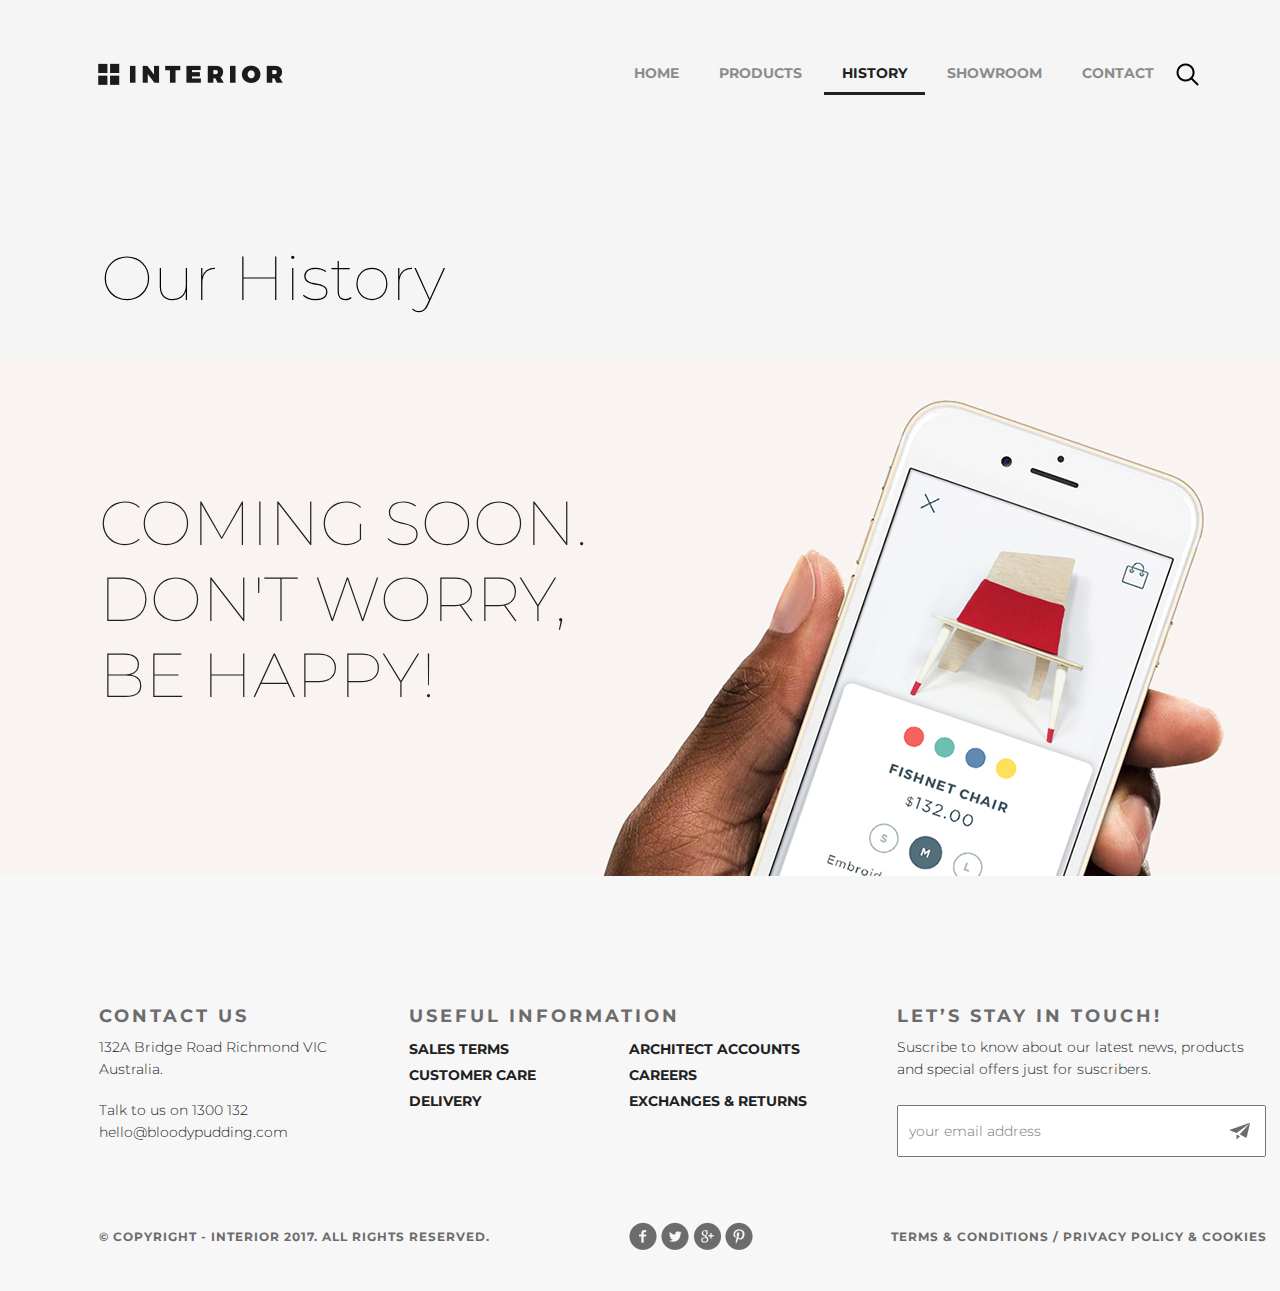
<file: history.html>
<!DOCTYPE html>
<html lang="en">

<head>
	<meta charset="UTF-8">
	<title>INTERIOR History</title>
	<link rel="stylesheet" href="style/style.css">
</head>

<body>
	<div class="container">
		<header>
			<div class="logo">
				<a href="index.html"><img src="image/logo.png" alt="INTERIOR">
					<span class="sub_logo"> for Lady Gaga</span>
				</a>
			</div>
			<div class="search">
				<a href="#"><img src="image/search.png" alt="Search"></a>
			</div>
			<nav>
				<ul>
					<li><a href="contact.html">Contact</a></li>
					<li><a href="showroom.html">Showroom</a></li>
					<li><a href="history.html" class="menu_active">History</a></li>
					<li><a href="products.html">Products</a></li>
					<li><a href="index.html">Home</a></li>
				</ul>
			</nav>
		</header>
		<main>
			<div class="contact_content">
				<span>Our history</span>
			</div>
			<div class="mobile_app">
				<div class="mobile_app_content">
					<h1 class="name">Coming soon. don't worry, be happy!</h1>
				</div>
			</div>
		</main>
		<footer>
			<div class="contact">
				<p class="tag">Contact Us</p>
				<p class="details">132A Bridge Road Richmond VIC Australia.</p><br>
				<p class="details">Talk to us on 1300 132 <a href="mailto:hello@bloodypudding.com">hello@bloodypudding.com</a></p>
			</div>
			<div class="info">
				<p class="tag">Useful Information</p>
				<div class="details_left">
					<p><a href="#">Sales terms</a></p>
					<p><a href="#">Customer care</a></p>
					<p><a href="#">Delivery</a></p>
				</div>
				<div class="details_right">
					<p><a href="#">Architect accounts</a></p>
					<p><a href="#">Careers</a></p>
					<p><a href="#">Exchanges &amp; returns</a></p>
				</div>
			</div>
			<div class="subscribe">
				<p class="tag">Let’s Stay in Touch!</p>
				<p class="details">Suscribe to know about our latest news, products and special offers just for suscribers.</p>
				<form action="#">
					<input type="email" placeholder="your email address">
					<button type="submit"><img src="image/paperplane.png" alt="Send"></button>
				</form>
			</div>
			<div class="bottom">
				<span class="copyright">
					&copy; Copyright - INTERIOR 2017. All Rights Reserved.
				</span>
				<div class="social">
					<a href="#"><img src="image/social-links-1.png" alt="Social">
					</a>
					<a href="#"><img src="image/social-links-2.png" alt="Social">
					</a>
					<a href="#"><img src="image/social-links-3.png" alt="Social">
					</a>
					<a href="#"><img src="image/social-links-4.png" alt="Social">
					</a>
				</div>
				<span class="terms">
					<a href="#">Terms &amp; Conditions</a>  /  <a href="#">Privacy policy &amp; Cookies</a>
				</span>
			</div>
		</footer>
	</div>
	<script src="https://code.jquery.com/jquery-2.2.4.min.js"></script>
	<script src="js/owl.carousel.min.js"></script>
	<script src="js/carousel.js"></script>
</body>

</html>
</file>
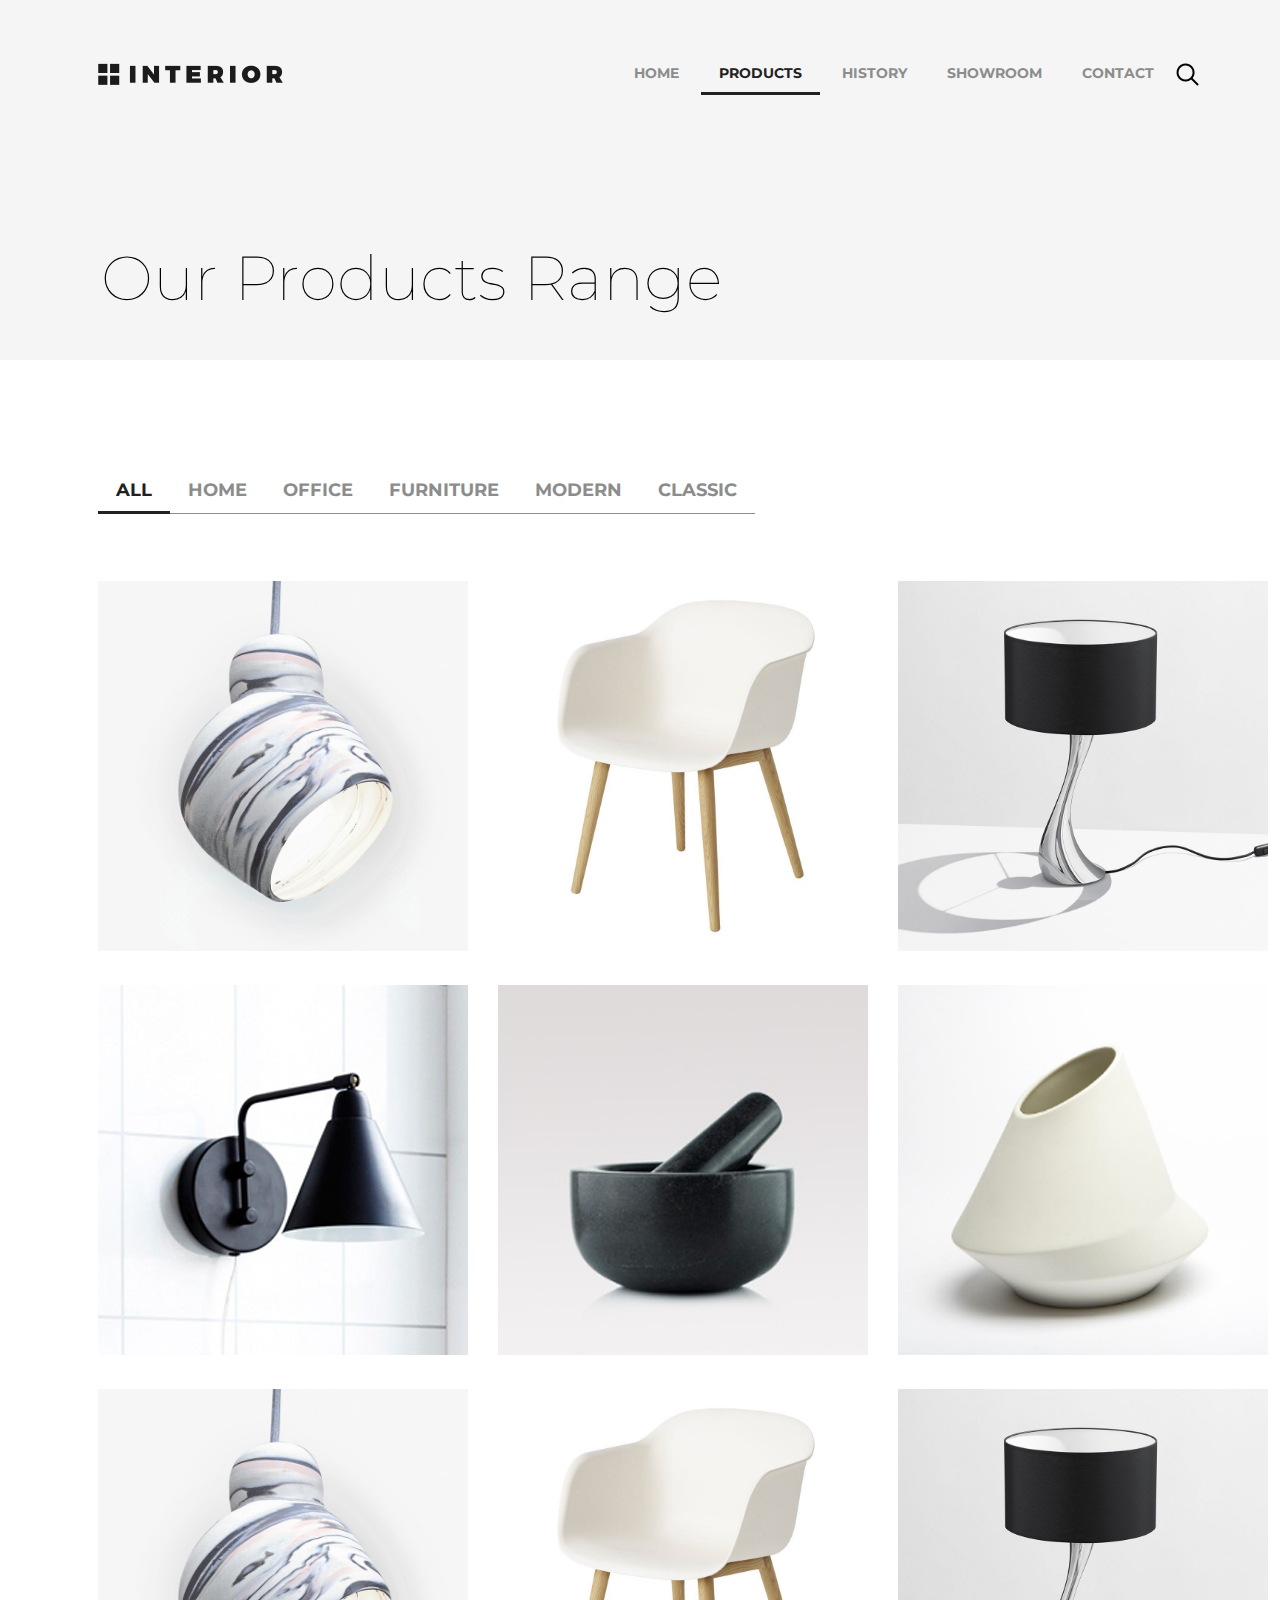
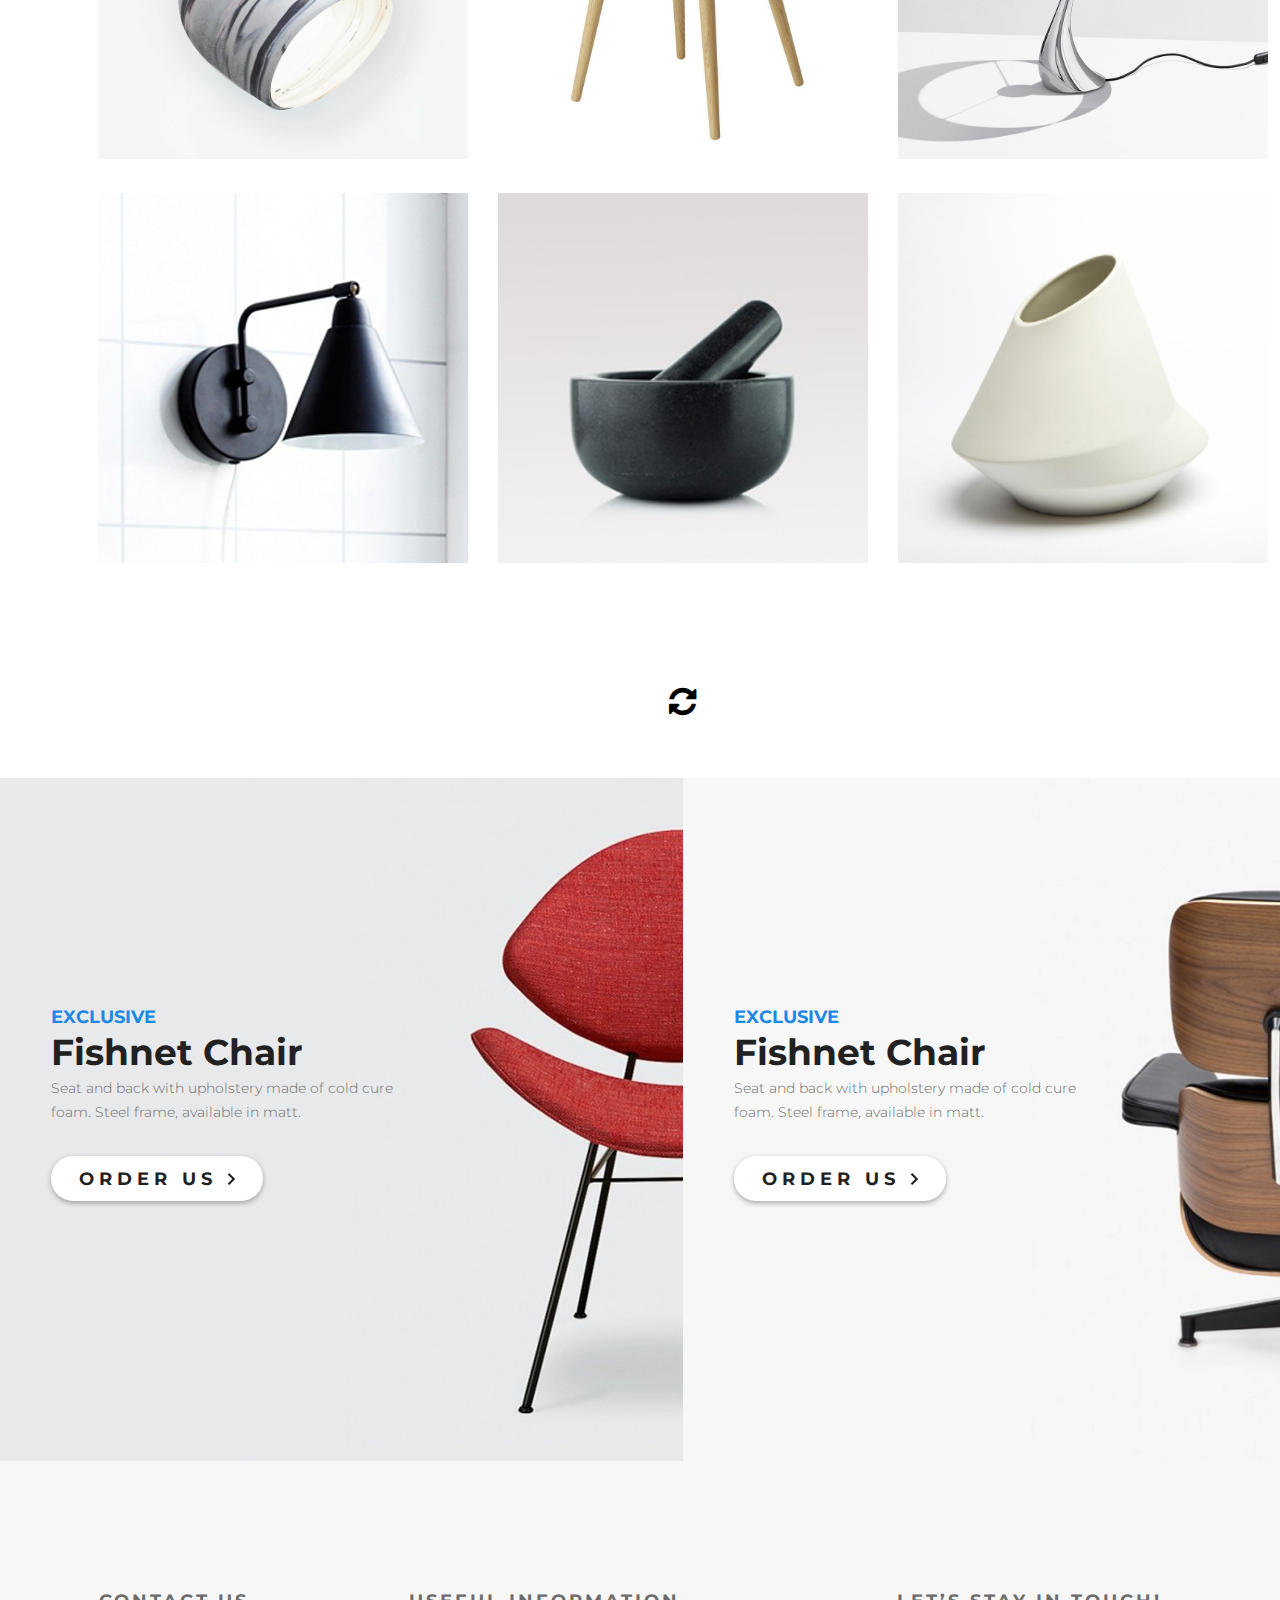
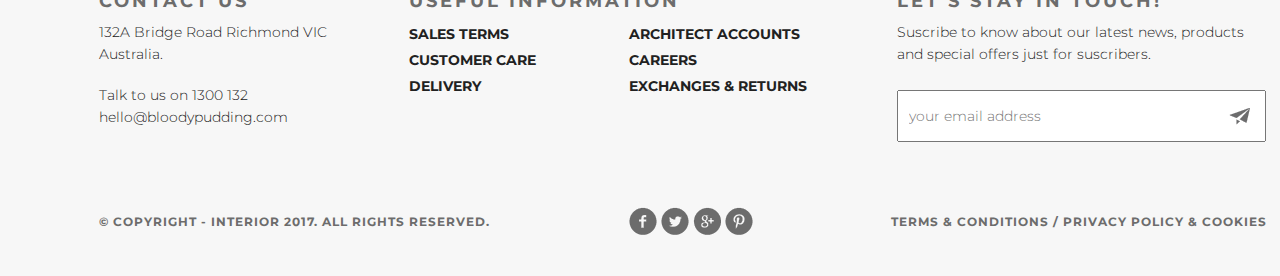
<file: products.html>
<!DOCTYPE html>
<html lang="en">

<head>
	<meta charset="UTF-8">
	<title>INTERIOR Products</title>
	<link rel="stylesheet" href="style/style.css">
	<link rel="stylesheet" href="font-awesome/css/font-awesome.min.css">
</head>

<body>
	<div class="container">
		<header>
			<div class="logo">
				<a href="index.html"><img src="image/logo.png" alt="INTERIOR">
					<span class="sub_logo"> for Lady Gaga</span>
				</a>
			</div>
			<div class="search">
				<a href="#"><img src="image/search.png" alt="Search"></a>
			</div>
			<nav>
				<ul>
					<li><a href="contact.html">Contact</a></li>
					<li><a href="showroom.html">Showroom</a></li>
					<li><a href="history.html">History</a></li>
					<li><a href="#" class="menu_active">Products</a></li>
					<li><a href="index.html">Home</a></li>
				</ul>
			</nav>
		</header>
		<main>
			<div class="contact_content">
				<span>Our Products Range</span>
			</div>
			<div class="trending_products clearfix">
				<div class="product_menu clearfix">
					<ul>
						<li><a href="#" class="menu_active">All</a></li>
						<li><a href="#">Home</a></li>
						<li><a href="#">Office</a></li>
						<li><a href="#">Furniture</a></li>
						<li><a href="#">Modern</a></li>
						<li><a href="#">Classic</a></li>
					</ul>
				</div>
				<div class="trending_box">
					<div class="trending_product">
						<a href="#"><img src="image/product-11.jpg" alt="Product">
							<div class="trending_product_hover">
								<div class="trending_product_button">
									<img src="image/arrow.png" alt="Arrow">
								</div>
								<span>Fishnet Chair</span>
								<p>Seat and back with upholstery made of cold cure foam. Steel frame, available in matt powder-coated black or highly polished chrome.</p>
							</div>
						</a>
					</div>
					<div class="trending_product">
						<a href="#"><img src="image/product-21.jpg" alt="Product">
							<div class="trending_product_hover">
								<div class="trending_product_button">
									<img src="image/arrow.png" alt="Arrow">
								</div>
								<span>Fishnet Chair</span>
								<p>Seat and back with upholstery made of cold cure foam. Steel frame, available in matt powder-coated black or highly polished chrome.</p>
							</div>
						</a>
					</div>
					<div class="trending_product">
						<a href="#"><img src="image/product-31.jpg" alt="Product">
							<div class="trending_product_hover">
								<div class="trending_product_button">
									<img src="image/arrow.png" alt="Arrow">
								</div>
								<span>Fishnet Chair</span>
								<p>Seat and back with upholstery made of cold cure foam. Steel frame, available in matt powder-coated black or highly polished chrome.</p>
							</div>
						</a>
					</div>
					<div class="trending_product">
						<a href="#"><img src="image/product-41.jpg" alt="Product">
							<div class="trending_product_hover">
								<div class="trending_product_button">
									<img src="image/arrow.png" alt="Arrow">
								</div>
								<span>Fishnet Chair</span>
								<p>Seat and back with upholstery made of cold cure foam. Steel frame, available in matt powder-coated black or highly polished chrome.</p>
							</div>
						</a>
					</div>
					<div class="trending_product">
						<a href="#"><img src="image/product-51.jpg" alt="Product">
							<div class="trending_product_hover">
								<div class="trending_product_button">
									<img src="image/arrow.png" alt="Arrow">
								</div>
								<span>Fishnet Chair</span>
								<p>Seat and back with upholstery made of cold cure foam. Steel frame, available in matt powder-coated black or highly polished chrome.</p>
							</div>
						</a>
					</div>
					<div class="trending_product">
						<a href="#"><img src="image/product-61.jpg" alt="Product">
							<div class="trending_product_hover">
								<div class="trending_product_button">
									<img src="image/arrow.png" alt="Arrow">
								</div>
								<span>Fishnet Chair</span>
								<p>Seat and back with upholstery made of cold cure foam. Steel frame, available in matt powder-coated black or highly polished chrome.</p>
							</div>
						</a>
					</div>
					<div class="trending_product">
						<a href="#"><img src="image/product-11.jpg" alt="Product">
							<div class="trending_product_hover">
								<div class="trending_product_button">
									<img src="image/arrow.png" alt="Arrow">
								</div>
								<span>Fishnet Chair</span>
								<p>Seat and back with upholstery made of cold cure foam. Steel frame, available in matt powder-coated black or highly polished chrome.</p>
							</div>
						</a>
					</div>
					<div class="trending_product">
						<a href="#"><img src="image/product-21.jpg" alt="Product">
							<div class="trending_product_hover">
								<div class="trending_product_button">
									<img src="image/arrow.png" alt="Arrow">
								</div>
								<span>Fishnet Chair</span>
								<p>Seat and back with upholstery made of cold cure foam. Steel frame, available in matt powder-coated black or highly polished chrome.</p>
							</div>
						</a>
					</div>
					<div class="trending_product">
						<a href="#"><img src="image/product-31.jpg" alt="Product">
							<div class="trending_product_hover">
								<div class="trending_product_button">
									<img src="image/arrow.png" alt="Arrow">
								</div>
								<span>Fishnet Chair</span>
								<p>Seat and back with upholstery made of cold cure foam. Steel frame, available in matt powder-coated black or highly polished chrome.</p>
							</div>
						</a>
					</div>
					<div class="trending_product">
						<a href="#"><img src="image/product-41.jpg" alt="Product">
							<div class="trending_product_hover">
								<div class="trending_product_button">
									<img src="image/arrow.png" alt="Arrow">
								</div>
								<span>Fishnet Chair</span>
								<p>Seat and back with upholstery made of cold cure foam. Steel frame, available in matt powder-coated black or highly polished chrome.</p>
							</div>
						</a>
					</div>
					<div class="trending_product">
						<a href="#"><img src="image/product-51.jpg" alt="Product">
							<div class="trending_product_hover">
								<div class="trending_product_button">
									<img src="image/arrow.png" alt="Arrow">
								</div>
								<span>Fishnet Chair</span>
								<p>Seat and back with upholstery made of cold cure foam. Steel frame, available in matt powder-coated black or highly polished chrome.</p>
							</div>
						</a>
					</div>
					<div class="trending_product">
						<a href="#"><img src="image/product-61.jpg" alt="Product">
							<div class="trending_product_hover">
								<div class="trending_product_button">
									<img src="image/arrow.png" alt="Arrow">
								</div>
								<span>Fishnet Chair</span>
								<p>Seat and back with upholstery made of cold cure foam. Steel frame, available in matt powder-coated black or highly polished chrome.</p>
							</div>
						</a>
					</div>
				</div>
			</div>
			<div class="loading">
				<i class="fa fa-refresh fa-spin fa-2x fa-fw"></i>
				<span class="sr-only">Loading...</span>
			</div>
			<div class="promo_product">
				<div class="promo_content_first">
					<div class="promo_content">
						<p class="tag">Exclusive</p>
						<h1 class="name">Fishnet chair</h1>
						<p class="details">Seat and back with upholstery made of cold cure foam. Steel frame, available in matt.</p>
						<a href="#" class="slider_button">Order us <img src="image/arrow.png" alt="Arrow"></a>
					</div>
				</div>
				<div class="promo_content_second">
					<div class="promo_content">
						<p class="tag">Exclusive</p>
						<h1 class="name">Fishnet chair</h1>
						<p class="details">Seat and back with upholstery made of cold cure foam. Steel frame, available in matt.</p>
						<a href="#" class="slider_button">Order us <img src="image/arrow.png" alt="Arrow"></a>
					</div>
				</div>
			</div>
		</main>
		<footer>
			<div class="contact">
				<p class="tag">Contact Us</p>
				<p class="details">132A Bridge Road Richmond VIC Australia.</p><br>
				<p class="details">Talk to us on 1300 132 <a href="mailto:hello@bloodypudding.com">hello@bloodypudding.com</a></p>
			</div>
			<div class="info">
				<p class="tag">Useful Information</p>
				<div class="details_left">
					<p><a href="#">Sales terms</a></p>
					<p><a href="#">Customer care</a></p>
					<p><a href="#">Delivery</a></p>
				</div>
				<div class="details_right">
					<p><a href="#">Architect accounts</a></p>
					<p><a href="#">Careers</a></p>
					<p><a href="#">Exchanges &amp; returns</a></p>
				</div>
			</div>
			<div class="subscribe">
				<p class="tag">Let’s Stay in Touch!</p>
				<p class="details">Suscribe to know about our latest news, products and special offers just for suscribers.</p>
				<form action="#">
					<input type="email" placeholder="your email address">
					<button type="submit"><img src="image/paperplane.png" alt="Send"></button>
				</form>
			</div>
			<div class="bottom">
				<span class="copyright">
					&copy; Copyright - INTERIOR 2017. All Rights Reserved.
				</span>
				<div class="social">
					<a href="#"><img src="image/social-links-1.png" alt="Social">
					</a>
					<a href="#"><img src="image/social-links-2.png" alt="Social">
					</a>
					<a href="#"><img src="image/social-links-3.png" alt="Social">
					</a>
					<a href="#"><img src="image/social-links-4.png" alt="Social">
					</a>
				</div>
				<span class="terms">
					<a href="#">Terms &amp; Conditions</a>  /  <a href="#">Privacy policy &amp; Cookies</a>
				</span>
			</div>
		</footer>
	</div>
</body>

</html>
</file>
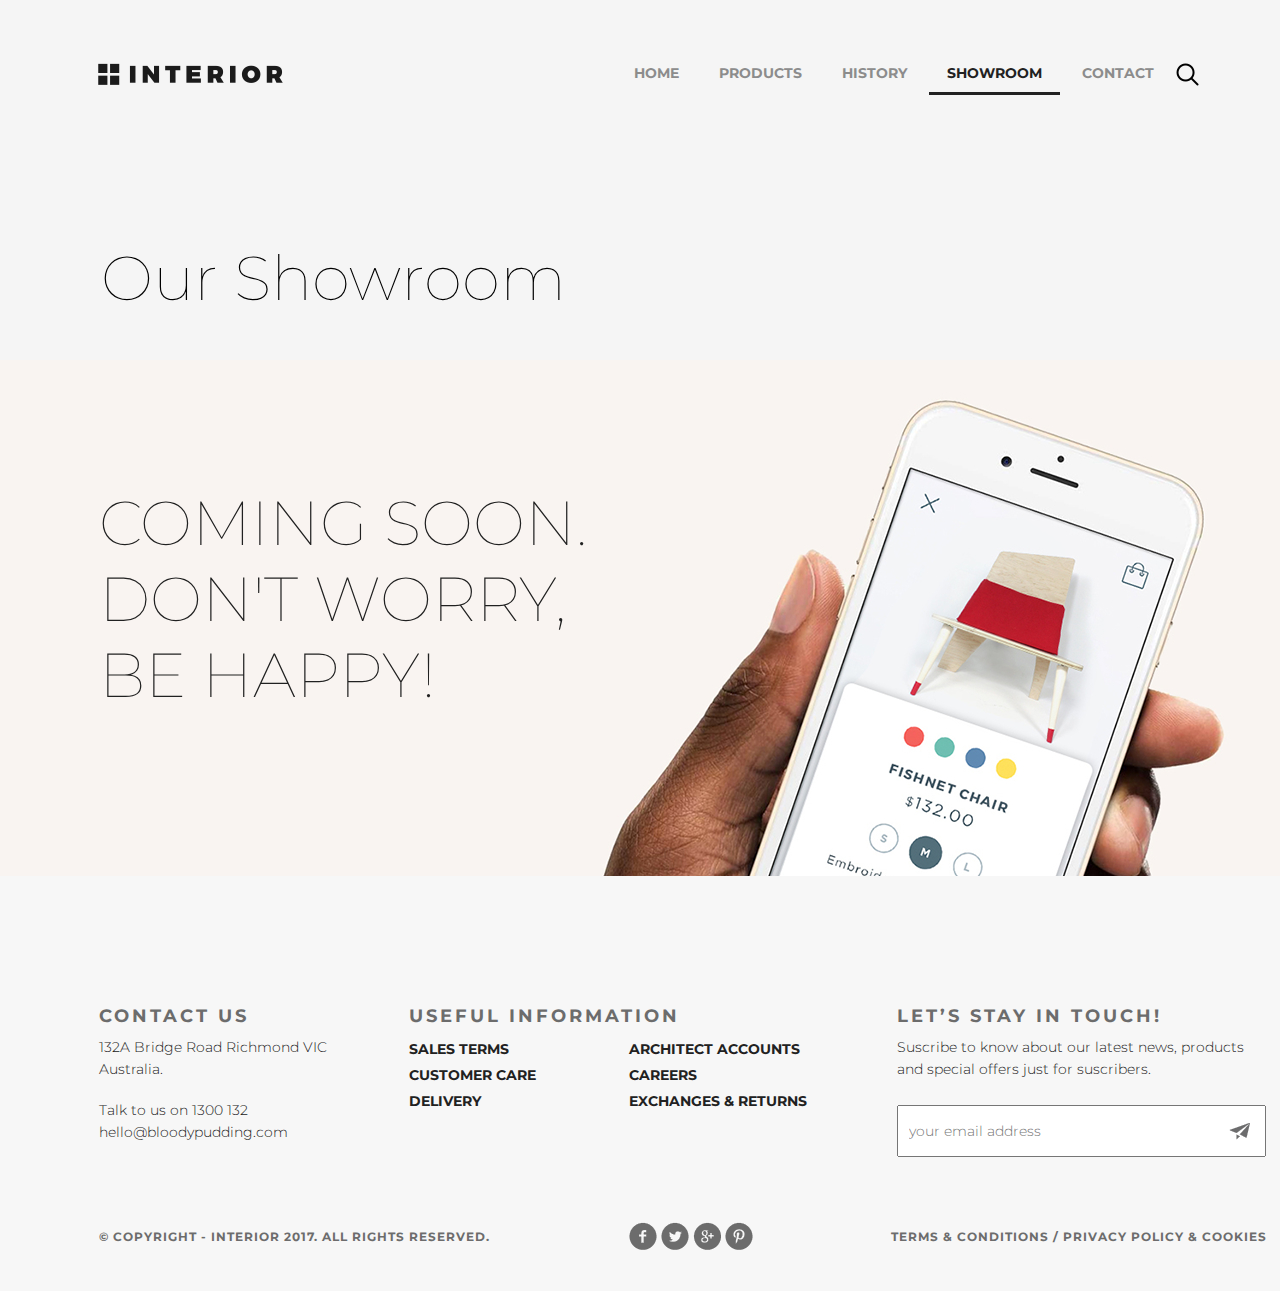
<file: showroom.html>
<!DOCTYPE html>
<html lang="en">

<head>
	<meta charset="UTF-8">
	<title>INTERIOR Showroom</title>
	<link rel="stylesheet" href="style/style.css">
</head>

<body>
	<div class="container">
		<header>
			<div class="logo">
				<a href="index.html"><img src="image/logo.png" alt="INTERIOR">
					<span class="sub_logo"> for Lady Gaga</span>
				</a>
			</div>
			<div class="search">
				<a href="#"><img src="image/search.png" alt="Search"></a>
			</div>
			<nav>
				<ul>
					<li><a href="contact.html">Contact</a></li>
					<li><a href="showroom.html" class="menu_active">Showroom</a></li>
					<li><a href="history.html">History</a></li>
					<li><a href="products.html">Products</a></li>
					<li><a href="index.html">Home</a></li>
				</ul>
			</nav>
		</header>
		<main>
			<div class="contact_content">
				<span>Our showroom</span>
			</div>
			<div class="mobile_app">
				<div class="mobile_app_content">
					<h1 class="name">Coming soon. don't worry, be happy!</h1>
				</div>
			</div>
		</main>
		<footer>
			<div class="contact">
				<p class="tag">Contact Us</p>
				<p class="details">132A Bridge Road Richmond VIC Australia.</p><br>
				<p class="details">Talk to us on 1300 132 <a href="mailto:hello@bloodypudding.com">hello@bloodypudding.com</a></p>
			</div>
			<div class="info">
				<p class="tag">Useful Information</p>
				<div class="details_left">
					<p><a href="#">Sales terms</a></p>
					<p><a href="#">Customer care</a></p>
					<p><a href="#">Delivery</a></p>
				</div>
				<div class="details_right">
					<p><a href="#">Architect accounts</a></p>
					<p><a href="#">Careers</a></p>
					<p><a href="#">Exchanges &amp; returns</a></p>
				</div>
			</div>
			<div class="subscribe">
				<p class="tag">Let’s Stay in Touch!</p>
				<p class="details">Suscribe to know about our latest news, products and special offers just for suscribers.</p>
				<form action="#">
					<input type="email" placeholder="your email address">
					<button type="submit"><img src="image/paperplane.png" alt="Send"></button>
				</form>
			</div>
			<div class="bottom">
				<span class="copyright">
					&copy; Copyright - INTERIOR 2017. All Rights Reserved.
				</span>
				<div class="social">
					<a href="#"><img src="image/social-links-1.png" alt="Social">
					</a>
					<a href="#"><img src="image/social-links-2.png" alt="Social">
					</a>
					<a href="#"><img src="image/social-links-3.png" alt="Social">
					</a>
					<a href="#"><img src="image/social-links-4.png" alt="Social">
					</a>
				</div>
				<span class="terms">
					<a href="#">Terms &amp; Conditions</a>  /  <a href="#">Privacy policy &amp; Cookies</a>
				</span>
			</div>
		</footer>
	</div>
</body>

</html>
</file>
<file: style/style.css>
/*Bloody Pudding*/

@import url('https://fonts.googleapis.com/css?family=Montserrat:100,300,500,700');
* {
	margin: 0;
	padding: 0;
	text-decoration: none;
}

html,
body {
	height: 100%;
}

body {
	font-family: "Montserrat", "sans-serif";
}

a {
	color: #212121;
}

.clearfix:after {
	content: "";
	display: table;
	clear: both;
}

.container {
	width: 1366px;
	margin: 0 auto;
	box-shadow: 20px rgba(33, 33, 33, 0.35);
}

main {
	background-color: #fff;
	min-height: calc(100vh - 415px);
}


/*header begin*/

header {
	position: absolute;
	z-index: 1;
	width: 1101px;
	margin-top: 63px;
	margin-right: 167px;
	margin-left: 98px;
}

.logo {
	float: left;
}

.sub_logo {
	opacity: 0;
}

.logo:hover .sub_logo {
	opacity: .4;
	transition: 1s;
	color: #8c8c8c;
	font-size: 14px;
	font-weight: 700;
	display: block;
	margin-left: 32px;
}

.logo:active .sub_logo {
	opacity: 1;
}

nav a {
	color: #8c8c8c;
	font-size: 14px;
	font-weight: 700;
	text-transform: uppercase;
	padding: 0 18px 10px;
	margin: 0 2px;
}

nav a:hover,
nav .menu_active {
	color: #212121;
	font-weight: 700;
	border-bottom: 3px solid #212121;
}

nav li {
	float: right;
	list-style-type: none;
}

.search {
	float: right;
	margin-left: 2px;
}

.search:hover {
	opacity: 0.5;
	transition: .5s;
}


/*header end*/


/*slider begin*/

.slider_text {
	width: 485px;
	padding-top: 373px;
	padding-left: 98px;
}

.slider_text .tag {
	color: #43a047;
	font-weight: 700;
	font-size: 18px;
	text-transform: uppercase;
}

.slider_text .name {
	color: #212121;
	font-size: 60px;
	font-weight: 100;
	line-height: 92px;
	text-transform: uppercase;
}

.slider_text .details {
	color: #6c6c6c;
	font-size: 14px;
	font-weight: 300;
	line-height: 24px;
}


/*button style begin*/

.slider_button {
	display: block;
	margin-top: 32px;
	background-color: #ffffff;
	box-shadow: 0px 2px 4.85px 0.15px rgba(33, 33, 33, 0.35);
	width: 212px;
	height: 45px;
	border-radius: 22px;
	text-align: center;
	line-height: 46px;
	text-transform: uppercase;
	color: #212121;
	font-size: 18px;
	font-weight: 700;
	letter-spacing: 5px;
}

.slider_button:hover {
	box-shadow: 0px 2px 4.85px 0.15px rgba(33, 33, 33, 0.35), inset 1px 1px 10px 1px rgba(33, 33, 33, 0.3);
	transition: 1s;
}

.slider_button:active {
	position: relative;
	top: 1px;
	box-shadow: none;
}


/*button style end*/


/*carousel begin*/

.slider_first .slide-1 {
	width: 1366px;
	height: 800px;
	background-image: url(../image/slider-img.jpg);
}

.slider_first .slide-2 {
	width: 1366px;
	height: 800px;
	background-image: url(../image/slider-img.jpg);
}

.slider_first .slide-3 {
	width: 1366px;
	height: 800px;
	background-image: url(../image/slider-img.jpg);
}

.slider_second .slider_text {
	padding-top: 287px;
}

.slider_second .slider_text .tag {
	color: #e53935;
}

.slider_second .slide-1 {
	width: 1366px;
	height: 800px;
	background-image: url(../image/slider.jpg);
}

.slider_second .slide-2 {
	width: 1366px;
	height: 800px;
	background-image: url(../image/slider.jpg);
}

.slider_second .slide-3 {
	width: 1366px;
	height: 800px;
	background-image: url(../image/slider.jpg);
}

.carousel {
	position: relative;
}

.owl-stage-outer {
	overflow: hidden;
}

.owl-stage:after {
	content: "";
	display: table;
	clear: both;
}

.owl-item {
	width: 100%;
	height: 100%;
	float: left;
}

.owl-nav.disabled {
	display: none;
}

.owl-dots {
	position: absolute;
	bottom: 30px;
	left: 50%;
	height: 20px;
	transform: translateX(-50%);
	display: flex;
	align-items: center;
}

.owl-dot {
	display: inline-block;
	margin-right: 10px;
	width: 20px;
	height: 20px;
	background: #6c6c6c;
	border-radius: 50%;
}

.owl-dot:hover {
	opacity: 0.7;
	transition: .5s;
}

.owl-dot.active {
	width: 30px;
	height: 30px;
	background: #212121;
	border-radius: 50%;
}


/*carousel end*/


/*slider end*/


/*promo product begin*/

.promo_content_first {
	background-image: url(../image/promo-img1.jpg);
	float: left;
	width: 683px;
	height: 683px;
}

.promo_content_second {
	background-image: url(../image/promo-img.jpg);
	float: right;
	width: 683px;
	height: 683px;
}

.promo_content_first .promo_content,
.promo_content_second .promo_content {
	padding-top: 228px;
	padding-left: 51px;
}

.promo_content_first .tag,
.promo_content_second .tag {
	color: #1e88e5;
	font-weight: 700;
	font-size: 18px;
	text-transform: uppercase;
}

.promo_content_first .name,
.promo_content_second .name {
	color: #212121;
	font-size: 36px;
	font-weight: 700;
	line-height: 48px;
	text-transform: capitalize;
}

.promo_content_first .details,
.promo_content_second .details {
	color: #6c6c6c;
	font-size: 14px;
	font-weight: 300;
	line-height: 24px;
	width: 380px;
}


/*promo product end*/


/*featured product begin*/

.featured_product {
	padding: 120px 98px;
}

.tab_control li {
	list-style-type: none;
	float: left;
}

.tab_control_not_active {
	color: #6c6c6c;
	font-size: 36px;
	font-weight: 700;
	padding: 0 15px 16px;
	border-bottom: 1px solid #6c6c6c;
}

.tab_control_active,
.tab_control_not_active:hover {
	color: #212121;
	font-size: 36px;
	font-weight: 700;
	padding: 0 15px 14px;
	border-bottom: 3px solid #212121;
}


/*button begin*/

.control_button {
	float: right;
	color: #212121;
	font-size: 18px;
	font-weight: 700;
	line-height: 24px;
	text-transform: uppercase;
	letter-spacing: 5px;
	margin-top: 15px;
}

.control_button:hover {
	opacity: 0.7;
	transition: .5s;
}


/*button end*/

.product {
	float: left;
	padding-top: 49px;
	position: relative;
	text-align: center;
	margin-right: 30px;
}

.tab_content div:last-child {
	margin-right: 0px;
}

.product_hover {
	border: 1px solid #9c9c9c;
	background-color: rgba(255, 255, 255, 0.7);
	opacity: 0;
	width: 268px;
	height: 268px;
	position: absolute;
	top: 49px;
	right: 0;
	bottom: 0;
	left: 0;
}

.product_hover span {
	color: #212121;
	font-size: 22px;
	font-weight: 700;
	line-height: 46px;
}

.product_hover p {
	color: #6c6c6c;
	font-size: 14px;
	font-weight: 300;
	line-height: 20px;
}

.product_button {
	margin: 32px auto;
	background-color: #ffffff;
	box-shadow: 0px 2px 4.85px 0.15px rgba(33, 33, 33, 0.35);
	width: 48px;
	height: 48px;
	border-radius: 50%;
	line-height: 48px;
}

.product_button:hover {
	margin: 29px auto;
	background-color: #ffffff;
	box-shadow: 0px 2px 4.85px 0.15px rgba(33, 33, 33, 0.35);
	width: 54px;
	height: 54px;
	border-radius: 50%;
	line-height: 54px;
}

.product_button:active {
	position: relative;
	top: 1px;
	box-shadow: none;
}

.product_hover:hover {
	opacity: 1;
	transition: .8s;
}


/*featured product end*/


/*trending product begin*/

.trending_products {
	margin: 119px 98px;
}

.trending_products span {
	color: #212121;
	font-size: 36px;
	font-weight: 700;
	text-transform: capitalize;
}

.trending_title {
	padding-bottom: 34px;
}

.trending_product {
	float: left;
	padding-top: 30px;
	position: relative;
	text-align: center;
	margin-right: 30px;
}

.trending_box div:nth-child(3n) {
	margin-right: 0px;
}

.trending_product_hover {
	border: 1px solid #9c9c9c;
	background-color: rgba(255, 255, 255, 0.7);
	opacity: 0;
	width: 368px;
	height: 368px;
	position: absolute;
	top: 30px;
	right: 0;
	bottom: 0;
	left: 0;
}

.trending_product_hover span {
	color: #e53935;
	font-size: 22px;
	font-weight: 700;
	line-height: 46px;
}

.trending_product_hover p {
	color: #6c6c6c;
	font-size: 14px;
	font-weight: 300;
	line-height: 20px;
}

.trending_product_button {
	margin: 72px auto;
	background-color: #ffffff;
	box-shadow: 0px 2px 4.85px 0.15px rgba(33, 33, 33, 0.35);
	width: 48px;
	height: 48px;
	border-radius: 50%;
	line-height: 48px;
}

.trending_product_button:hover {
	margin: 69px auto;
	background-color: #ffffff;
	box-shadow: 0px 2px 4.85px 0.15px rgba(33, 33, 33, 0.35);
	width: 54px;
	height: 54px;
	border-radius: 50%;
	line-height: 54px;
}

.trending_product_button:active {
	position: relative;
	top: 1px;
	box-shadow: none;
}

.trending_product_hover:hover {
	opacity: 1;
	transition: .8s;
}


/*trending product end*/


/*exclusive product begin*/

.exclusive_product {
	margin: 120px 98px;
}

.exclusive_product_main {
	background-image: url(../image/product-1-lg.jpg);
	width: 570px;
	height: 570px;
	float: left;
}

.exclusive_product_content {
	margin: 186px 208px 0 31px;
}

.exclusive_product .tag {
	color: #1e88e5;
	font-weight: 700;
	font-size: 18px;
	text-transform: uppercase;
}

.exclusive_product .name {
	color: #212121;
	font-size: 36px;
	font-weight: 700;
	line-height: 60px;
}

.exclusive_product .details {
	color: #6c6c6c;
	font-size: 14px;
	font-weight: 300;
	line-height: 24px;
}

.exclusive_product_item {
	float: left;
	position: relative;
	width: 270px;
	height: 270px;
	margin-left: 30px;
	text-align: center;
}

.exclusive_product_box div:nth-child(3),
.exclusive_product_box div:nth-child(4) {
	margin-top: 30px;
}

.exclusive_product_hover {
	border: 1px solid #9c9c9c;
	background-color: rgba(255, 255, 255, 0.7);
	opacity: 0;
	width: 268px;
	height: 268px;
	position: absolute;
	top: 0;
	right: 0;
	bottom: 0;
	left: 0;
}

.exclusive_product_hover span {
	color: #1e88e5;
	font-size: 22px;
	font-weight: 700;
	line-height: 46px;
}

.product_hover p {
	color: #6c6c6c;
	font-size: 14px;
	font-weight: 300;
	line-height: 20px;
}

.exclusive_product_button {
	margin: 32px auto;
	background-color: #ffffff;
	box-shadow: 0px 2px 4.85px 0.15px rgba(33, 33, 33, 0.35);
	width: 48px;
	height: 48px;
	border-radius: 50%;
	line-height: 48px;
}

.exclusive_product_button:hover {
	margin: 29px auto;
	background-color: #ffffff;
	box-shadow: 0px 2px 4.85px 0.15px rgba(33, 33, 33, 0.35);
	width: 54px;
	height: 54px;
	border-radius: 50%;
	line-height: 54px;
}

.exclusive_product_button:active {
	position: relative;
	top: 1px;
	box-shadow: none;
}

.exclusive_product_hover:hover {
	opacity: 1;
	transition: .8s;
}


/*exclusive product end*/


/*mobile app begin*/

.mobile_app {
	height: 516px;
	background-image: url(../image/back-img.jpg);
}

.mobile_app_content {
	padding-left: 99px;
	padding-top: 125px;
	width: 500px;
}

.mobile_app_content .tag {
	color: #6c6c6c;
	font-weight: 700;
	font-size: 18px;
	text-transform: uppercase;
}

.mobile_app_content .name {
	color: #212121;
	font-size: 62px;
	font-weight: 100;
	text-transform: uppercase;
}

.mobile_app_content .details {
	color: #6c6c6c;
	font-size: 22px;
	font-weight: 300;
	line-height: 36px;
}

.mobile_app_content img {
	margin-top: 25px;
	margin-right: 15px;
	border-radius: 5px;
	width: 135px;
	height: 40px;
}

.mobile_app_content img:hover {
	border-radius: 5px;
	box-shadow: 0px 2px 40px 2px rgba(0, 0, 155, 0.5);
	transition: 1s;
}

.mobile_app_content img:active {
	position: relative;
	top: 1px;
	box-shadow: none;
}


/*mobile app end*/


/*footer begin*/

footer {
	background-color: #f7f7f7;
	padding: 120px 99px 30px;
	float: left;
	height: 265px;
}

footer .tag {
	color: #6c6c6c;
	font-size: 18px;
	font-weight: 700;
	line-height: 40px;
	text-transform: uppercase;
	letter-spacing: 3px;
}

footer .details {
	color: #212121;
	font-size: 14px;
	font-weight: 300;
	line-height: 22px;
}

footer .contact {
	float: left;
	width: 230px;
	margin-right: 80px;
}

footer .contact a {
	font-weight: 300;
}

footer a:hover {
	opacity: 0.7;
	transition: .5s;
}

footer .info {
	float: left;
	width: 480px;
}

.details_left,
.details_right {
	float: left;
	width: 220px;
}

footer .info a {
	color: #212121;
	font-size: 14px;
	font-weight: 700;
	line-height: 26px;
	text-transform: uppercase;
}

footer .subscribe {
	float: left;
	padding-left: 8px;
	width: 370px;
	position: relative;
}

.subscribe button {
	border: none;
	background: none;
	cursor: pointer;
	position: absolute;
	top: 127px;
	left: 340px;
}

.subscribe button:hover {
	opacity: 0.7;
	transition: .5s;
}

.subscribe input {
	margin-top: 25px;
	padding-left: 10px;
	padding-right: 40px;
	width: 315px;
	height: 48px;
	font-family: Montserrat;
	font-size: 14px;
	font-weight: 300;
	color: #6c6c6c;
}

input:focus {
	outline: none;
}

.bottom {
	clear: both;
	padding-top: 60px;
}

footer span,
.terms a {
	color: #6c6c6c;
	font-size: 12px;
	font-weight: 700;
	line-height: 40px;
	text-transform: uppercase;
	letter-spacing: 1px;
}

.bottom {
	display: flex;
	justify-content: space-between;
}

.social {
	padding-top: 5px;
}


/*footer end*/


/*contact page begin*/

.map_block {
	margin: 0 83px;
}

.contact_content {
	height: 360px;
	background-color: #f5f5f5;
}

.contact_content span {
	display: block;
	text-transform: capitalize;
	font-size: 62px;
	font-weight: 100;
	padding-left: 101px;
	padding-top: 240px;
}

iframe {
	width: 370px;
	height: 370px;
	border: 0;
}

.map {
	float: left;
	position: relative;
	width: 370px;
	height: 370px;
	margin: 71px 15px 122px;
}

.map_hover {
	text-align: center;
	width: 368px;
	height: 368px;
	border: 1px solid black;
	position: absolute;
	top: 0;
	background-color: #ffffff;
}

.map_hover:hover {
	opacity: 0.8;
	transition: .5s;
}

.map_hover:active {
	display: none;
}

.map_hover img {
	display: block;
	margin: 48px auto 20px;
}

.map_hover img:hover {
	opacity: 0.7;
	transition: .5s;
}

.map_hover span {
	color: #212121;
	font-size: 22px;
	font-weight: 700;
	line-height: 50px;
	text-transform: uppercase;
}

.map_hover .phone_number,
.map_hover a {
	color: #212121;
	font-size: 14px;
	font-weight: 700;
}

.map_hover a:hover {
	opacity: 0.7;
	transition: .5s;
}

.map_hover .tag {
	color: #6c6c6c;
	font-size: 14px;
	font-weight: 700;
	line-height: 20px;
}

.map_hover p {
	color: #6c6c6c;
	font-size: 14px;
	font-weight: 300;
}


/*contact page end*/


/*products page begin*/

.product_menu {
	margin-bottom: 50px;
}

.product_menu a {
	color: #8c8c8c;
	font-size: 18px;
	font-weight: 700;
	text-transform: uppercase;
	padding: 0 18px 12px;
	border-bottom: 1px solid #8c8c8c;
}

.product_menu a:hover,
.product_menu .menu_active {
	color: #212121;
	font-weight: 700;
	padding: 0 18px 10px;
	border-bottom: 3px solid #212121;
}

.product_menu li {
	float: left;
	list-style-type: none;
}

.loading {
	margin-bottom: 60px;
	text-align: center;
}


/*products page end*/


/*product deals begin*/

.deals_content {
	height: 120px;
	background-color: #fff;
}

.sub_menu {
	text-align: center;
	background-color: #f4f4f4;
	height: 70px;
}

.sub_menu li {
	display: inline-block;
}

.sub_menu a {
	color: #6c6c6c;
	text-transform: uppercase;
	letter-spacing: 1px;
	margin: 20px;
	font-size: 18px;
	line-height: 70px;
	font-weight: 700;
}

.sub_menu a:hover {
	color: #212121;
}

.sub_menu .active {
	color: #212121;
}

.product_details {
	margin: 70px 98px;
}

.product_slider {
	float: left;
	width: 570px;
	text-align: center;
}

.product_slider_alt img {
	height: 70px;
}

.product_slider_alt a:hover {
	opacity: 0.5;
}

.product_info {
	float: right;
	width: 570px;
}

.product_info .name {
	text-align: center;
	font-size: 36px;
}

.product_info .tag {
	text-align: center;
	color: #e53935;
	font-size: 18px;
	font-weight: 700;
	line-height: 48px;
	text-transform: uppercase;
	letter-spacing: 3px;
}

.product_info .price {
	text-align: center;
	font-weight: 300;
	font-size: 36px;
}

.product_info span {
	text-align: center;
	font-size: 72px;
	font-weight: 300;
	line-height: 88px;
}

.product_info .slider_button {
	margin: 5px auto 50px;
	border-radius: 35px;
	background-color: #f44336;
	box-shadow: 0px 5px 4.85px 0.15px rgba(33, 33, 33, 0.35);
	width: 510px;
	height: 70px;
	color: #ffffff;
	font-size: 21.99px;
	font-weight: 700;
	line-height: 70px;
}

.product_info .slider_button:hover {
	opacity: 0.7;
	transition: 1s;
}

.product_info .slider_button:active {
	position: relative;
	top: 1px;
	box-shadow: none;
}

.product_info .slider_button img {
	height: 16px;
	padding-left: 10px;
}

.product_info .details {
	font-size: 16px;
	font-weight: 300;
	line-height: 24px;
}

/*product deals end*/
</file>
